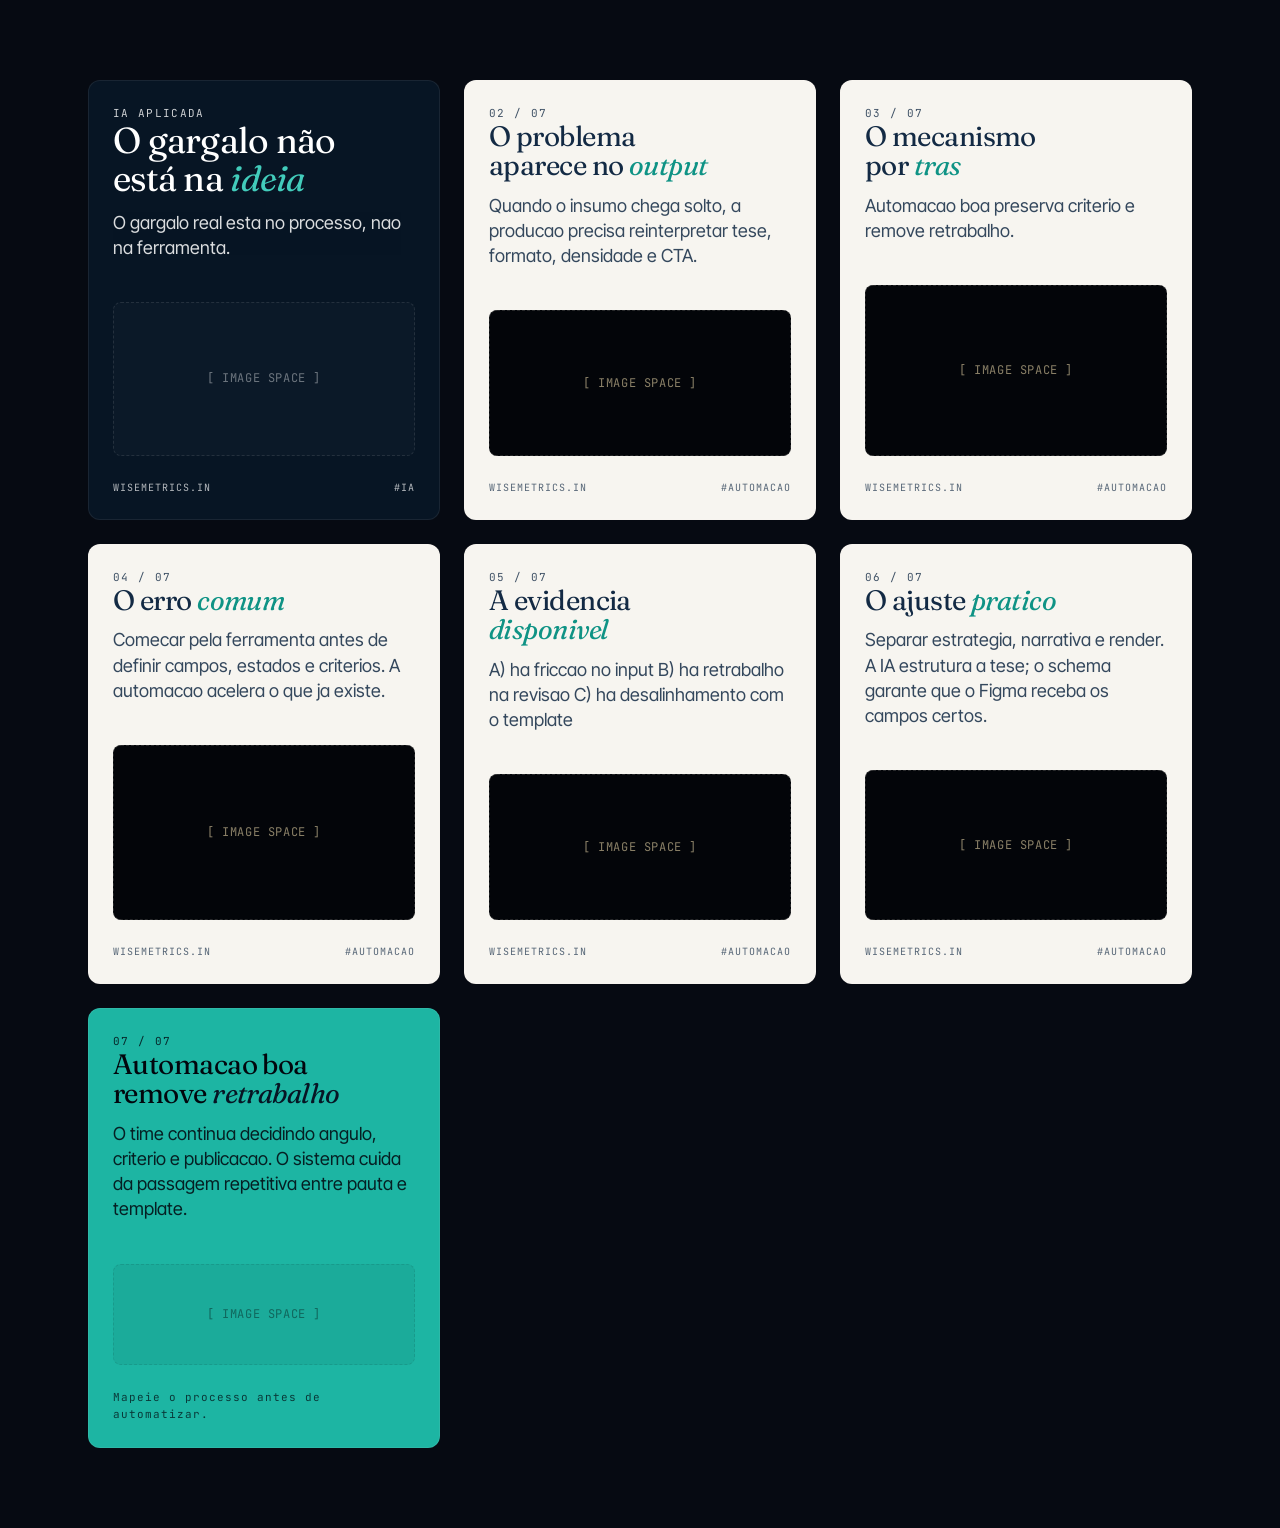
<file: Posts/WM-2026-W18-003.html>
<!doctype html>
<html lang="pt-BR" data-theme="dark">
<head>
<meta charset="utf-8" />
<meta name="viewport" content="width=device-width,initial-scale=1" />
<title>Post: WM-2026-W18-003</title>
<link rel="preconnect" href="https://fonts.googleapis.com" />
<link rel="preconnect" href="https://fonts.gstatic.com" crossorigin />
<link href="https://fonts.googleapis.com/css2?family=Fraunces:ital,opsz,wght@0,9..144,300..900;1,9..144,300..900&family=Inter+Tight:wght@300..800&family=JetBrains+Mono:wght@400;500;700&display=swap" rel="stylesheet" />
<style>
/* =============================================================
   WISEMETRICS DESIGN SYSTEM v0.2 — TOKENS
   ============================================================= */
:root{
  /* --- Paper (warm neutrals) --- */
  --wm-paper-50:  #f7f5f0;
  --wm-paper-100: #ece7dc;
  --wm-paper-200: #d9d1bf;
  --wm-paper-300: #b8ad93;
  --wm-paper-400: #8a8067;
  --wm-paper-500: #5d5541;
  --wm-paper-600: #3d3828;
  --wm-paper-700: #26231a;
  --wm-paper-800: #141310;
  --wm-paper-900: #0a0907;

  /* --- Ink (deep navy with cyan undertone to harmonize with teal) --- */
  --wm-ink-50:  #eaf0f5;
  --wm-ink-100: #c8d5e1;
  --wm-ink-200: #8ba2b8;
  --wm-ink-300: #526d88;
  --wm-ink-400: #2c4762;
  --wm-ink-500: #132a44;   /* brand primary, slightly cooler */
  --wm-ink-600: #0c1e33;
  --wm-ink-700: #071524;
  --wm-ink-800: #040d18;
  --wm-ink-900: #02060d;

  /* --- Signal (teal — brand accent) --- */
  --wm-signal-50:  #e6f9f6;
  --wm-signal-100: #b9efe7;
  --wm-signal-200: #7ee0d3;
  --wm-signal-300: #42ccbb;
  --wm-signal-400: #1db5a3;   /* HERO ACCENT — user-specified */
  --wm-signal-500: #0f9385;
  --wm-signal-600: #0a6e63;
  --wm-signal-700: #06463f;

  /* --- Amber (secondary accent — used only for warnings/data-series-B) --- */
  --wm-amber-400: #e8a33a;
  --wm-amber-500: #c48220;

  /* --- Data palette (categorical, teal-led) --- */
  --wm-data-1: #1db5a3;  /* signal teal */
  --wm-data-2: #132a44;  /* ink */
  --wm-data-3: #e8a33a;  /* amber */
  --wm-data-4: #a1306f;  /* magenta */
  --wm-data-5: #6f4fa3;  /* violet */
  --wm-data-6: #4a7cb8;  /* sky */
  --wm-data-7: #d9d1bf;  /* paper neutral */

  /* --- Semantic --- */
  --wm-success: #1db5a3;     /* reuses signal — no need for 3rd green */
  --wm-warning: #e8a33a;
  --wm-danger:  #d94b45;
  --wm-info:    #4a7cb8;

  /* --- Type --- */
  --wm-font-display: "Fraunces", "Noto Serif", Georgia, serif;
  --wm-font-body:    "Inter Tight", "Inter", -apple-system, BlinkMacSystemFont, "Segoe UI", sans-serif;
  --wm-font-mono:    "JetBrains Mono", ui-monospace, SFMono-Regular, Menlo, monospace;

  /* Type scale */
  --wm-text-2xs: 0.6875rem;
  --wm-text-xs:  0.75rem;
  --wm-text-sm:  0.875rem;
  --wm-text-base:1rem;
  --wm-text-md:  1.125rem;
  --wm-text-lg:  1.375rem;
  --wm-text-xl:  1.75rem;
  --wm-text-2xl: 2.25rem;
  --wm-text-3xl: 3rem;
  --wm-text-4xl: 4.25rem;
  --wm-text-5xl: 6rem;
  --wm-text-6xl: 8rem;

  /* Spacing, radius, motion (preserved) */
  --wm-s-0: 0; --wm-s-1: 4px; --wm-s-2: 8px; --wm-s-3: 12px; --wm-s-4: 16px;
  --wm-s-5: 24px; --wm-s-6: 32px; --wm-s-7: 48px; --wm-s-8: 64px;
  --wm-s-9: 96px; --wm-s-10: 128px; --wm-s-11: 160px;

  --wm-r-0: 0; --wm-r-1: 2px; --wm-r-2: 4px; --wm-r-3: 8px;
  --wm-r-4: 12px; --wm-r-5: 18px; --wm-r-full: 999px;

  --wm-shadow-1: 0 1px 0 rgba(0,0,0,.05), 0 1px 2px rgba(0,0,0,.08);
  --wm-shadow-2: 0 2px 4px rgba(0,0,0,.08), 0 8px 24px -8px rgba(0,0,0,.16);
  --wm-shadow-3: 0 4px 8px rgba(0,0,0,.08), 0 24px 48px -16px rgba(0,0,0,.24);
  --wm-glow-signal: 0 0 0 1px rgba(29,181,163,.25), 0 0 24px rgba(29,181,163,.25);

  --wm-ease-standard: cubic-bezier(.2,.6,.2,1);
  --wm-ease-entrance: cubic-bezier(.16,.84,.24,1);
  --wm-ease-exit:     cubic-bezier(.4,0,1,1);
  --wm-dur-1: 120ms; --wm-dur-2: 200ms; --wm-dur-3: 320ms; --wm-dur-4: 520ms;

  --wm-container: 1280px;
  --wm-gutter: 24px;
}

/* ---------- Semantic roles: dark default (hero moment) ---------- */
[data-theme="dark"]{
  --bg:           #060a12;
  --bg-raised:    #0c121d;
  --bg-sunken:    #030509;
  --bg-elevated:  #141b2a;
  --fg:           #ece7dc;
  --fg-muted:     #8a8067;
  --fg-subtle:    #5d5541;
  --border:       rgba(236,231,220,.08);
  --border-strong:rgba(236,231,220,.16);
  --rule:         rgba(236,231,220,.08);
  --accent:       var(--wm-signal-400);
  --accent-hi:    var(--wm-signal-300);
  --accent-fg:    #021714;
  --primary:      var(--wm-ink-100);
  --primary-fg:   var(--wm-ink-900);
  --shadow-card:  0 1px 0 rgba(255,255,255,.02) inset, 0 0 0 1px rgba(255,255,255,.04), 0 20px 60px -30px rgba(0,0,0,.8);
}

[data-theme="light"]{
  --bg:           var(--wm-paper-50);
  --bg-raised:    #ffffff;
  --bg-sunken:    var(--wm-paper-100);
  --bg-elevated:  #ffffff;
  --fg:           var(--wm-paper-900);
  --fg-muted:     var(--wm-paper-500);
  --fg-subtle:    var(--wm-paper-400);
  --border:       var(--wm-paper-200);
  --border-strong:var(--wm-paper-300);
  --rule:         var(--wm-paper-200);
  --accent:       var(--wm-signal-500);
  --accent-hi:    var(--wm-signal-400);
  --accent-fg:    #ffffff;
  --primary:      var(--wm-ink-500);
  --primary-fg:   #ffffff;
  --shadow-card:  var(--wm-shadow-2);
  --wm-data-2:    #132a44;
}

/* =============================================================
   RESET + BASE
   ============================================================= */
*,*::before,*::after{box-sizing:border-box}
html{-webkit-text-size-adjust:100%;scroll-behavior:smooth}
body{
  margin:0;
  background:var(--bg);
  color:var(--fg);
  font-family:var(--wm-font-body);
  font-size:var(--wm-text-base);
  line-height:1.55;
  font-feature-settings:"ss01","cv11";
  -webkit-font-smoothing:antialiased;
  text-rendering:optimizeLegibility;
  transition: background var(--wm-dur-4) var(--wm-ease-standard), color var(--wm-dur-3) var(--wm-ease-standard);
  overflow-x:hidden;
}
img,svg{display:block;max-width:100%}
button{font:inherit;color:inherit;border:0;background:none;cursor:pointer}
a{color:inherit;text-underline-offset:3px;text-decoration-thickness:1px}

/* =============================================================
   LAYOUT
   ============================================================= */
.wm-app{display:grid;grid-template-columns:280px 1fr;min-height:100vh;position:relative;z-index:1}
.wm-side{
  position:sticky;top:0;align-self:start;height:100vh;
  border-right:1px solid var(--border);
  background:color-mix(in srgb, var(--bg) 90%, transparent);
  backdrop-filter:blur(16px) saturate(140%);
  -webkit-backdrop-filter:blur(16px) saturate(140%);
  padding:var(--wm-s-6) var(--wm-s-5);
  display:flex;flex-direction:column;gap:var(--wm-s-5);
  overflow-y:auto;
  z-index:10;
}
.wm-main{min-width:0}
.wm-container{max-width:var(--wm-container);margin:0 auto;padding:var(--wm-s-7) var(--wm-s-7)}
@media (max-width:960px){
  .wm-app{grid-template-columns:1fr}
  .wm-side{position:static;height:auto;border-right:0;border-bottom:1px solid var(--border)}
  .wm-container{padding:var(--wm-s-7) var(--wm-s-5)}
}

/* Sidebar */
.wm-brandmark{display:flex;align-items:center;gap:var(--wm-s-3)}
.wm-brandmark .sym{width:32px;height:32px;position:relative}
.wm-brandmark .name{font-family:var(--wm-font-display);font-weight:500;font-size:var(--wm-text-md);letter-spacing:-.015em}
.wm-brandmark .dot{color:var(--accent)}
.wm-version{font-family:var(--wm-font-mono);font-size:var(--wm-text-2xs);color:var(--fg-muted);letter-spacing:.06em;text-transform:uppercase}
.wm-nav{display:flex;flex-direction:column;gap:1px}
.wm-nav a{
  display:flex;align-items:center;gap:var(--wm-s-3);
  padding:7px 10px;border-radius:var(--wm-r-2);
  font-size:var(--wm-text-sm);color:var(--fg-muted);
  text-decoration:none;
  transition:background var(--wm-dur-1) var(--wm-ease-standard), color var(--wm-dur-1), transform var(--wm-dur-1);
}
.wm-nav a:hover{background:var(--bg-elevated);color:var(--fg);transform:translateX(2px)}
.wm-nav a .num{font-family:var(--wm-font-mono);font-size:var(--wm-text-2xs);color:var(--fg-subtle);width:22px}
.wm-nav .group-label{
  font-family:var(--wm-font-mono);font-size:var(--wm-text-2xs);text-transform:uppercase;letter-spacing:.08em;
  color:var(--fg-subtle);padding:14px 10px 4px;
}

/* Theme switch — now a proper segmented control */
.wm-theme-switch{
  margin-top:auto;
  padding:4px;border:1px solid var(--border);border-radius:var(--wm-r-full);
  background:var(--bg-sunken);
  display:grid;grid-template-columns:1fr 1fr;gap:2px;
  position:relative;
}
.wm-theme-switch button{
  padding:6px 10px;border-radius:var(--wm-r-full);
  font-family:var(--wm-font-mono);font-size:var(--wm-text-2xs);
  text-transform:uppercase;letter-spacing:.08em;
  color:var(--fg-muted);
  transition:color var(--wm-dur-2);z-index:1;
}
.wm-theme-switch button.active{color:var(--accent-fg)}
.wm-theme-switch .slider{
  position:absolute;top:4px;bottom:4px;left:4px;width:calc(50% - 4px);
  background:var(--accent);border-radius:var(--wm-r-full);
  transition:transform var(--wm-dur-3) var(--wm-ease-standard);
  box-shadow:var(--wm-glow-signal);
}
[data-theme="light"] .wm-theme-switch .slider{transform:translateX(calc(100% + 4px))}

/* =============================================================
   TYPOGRAPHY UTILITIES
   ============================================================= */
.wm-eyebrow{
  font-family:var(--wm-font-mono);
  font-size:var(--wm-text-2xs);
  letter-spacing:.14em;text-transform:uppercase;
  color:var(--accent);
  display:inline-flex;align-items:center;gap:10px;
}
.wm-eyebrow::before{content:"";width:24px;height:1px;background:currentColor;display:inline-block}
.wm-eyebrow .pulse{width:6px;height:6px;border-radius:50%;background:currentColor;animation:wmPulse 2s var(--wm-ease-standard) infinite;box-shadow:0 0 8px currentColor}
@keyframes wmPulse{0%,100%{opacity:.5;transform:scale(1)}50%{opacity:1;transform:scale(1.3)}}

.wm-h1{
  font-family:var(--wm-font-display);
  font-weight:350;
  font-size:clamp(2.75rem, 6vw + 1rem, var(--wm-text-6xl));
  line-height:.94;letter-spacing:-.03em;
  font-variation-settings:"opsz" 144,"SOFT" 20;
  color:var(--fg);margin:0;
  text-wrap:balance;
}
.wm-h1 em{
  font-style:italic;
  color:var(--accent);
  font-variation-settings:"opsz" 144,"SOFT" 100;
  font-weight:300;
}
.wm-h2{
  font-family:var(--wm-font-display);font-weight:400;
  font-size:clamp(2rem,3vw + 1rem, var(--wm-text-3xl));
  line-height:1.02;letter-spacing:-.025em;
  margin:0 0 var(--wm-s-4);
  font-variation-settings:"opsz" 96;
  text-wrap:balance;
}
.wm-h3{
  font-family:var(--wm-font-display);font-weight:500;
  font-size:var(--wm-text-xl);line-height:1.15;letter-spacing:-.015em;
  margin:0 0 var(--wm-s-3);
}
.wm-lede{
  font-family:var(--wm-font-display);font-weight:350;
  font-size:var(--wm-text-lg);line-height:1.4;color:var(--fg-muted);
  max-width:62ch;margin:var(--wm-s-4) 0 0;
  font-variation-settings:"opsz" 48;
  text-wrap:pretty;
}
.wm-mono{font-family:var(--wm-font-mono);font-size:var(--wm-text-xs);letter-spacing:.02em}

/* =============================================================
   HERO — WEBGL CANVAS + CONTENT
   ============================================================= */
.wm-hero{
  position:relative;
  padding:var(--wm-s-10) 0 var(--wm-s-9);
  border-bottom:1px solid var(--rule);
  overflow:hidden;
  isolation:isolate;
}
.wm-hero-canvas{
  position:absolute;inset:0;z-index:-1;opacity:.75;
  mask-image:radial-gradient(ellipse at 80% 30%, #000 0%, transparent 65%);
  -webkit-mask-image:radial-gradient(ellipse at 80% 30%, #000 0%, transparent 65%);
}
[data-theme="light"] .wm-hero-canvas{opacity:.5}
.wm-hero-grid-overlay{
  position:absolute;inset:0;z-index:-1;pointer-events:none;
  background-image:
    linear-gradient(var(--border) 1px, transparent 1px),
    linear-gradient(90deg, var(--border) 1px, transparent 1px);
  background-size: 80px 80px;
  opacity:.4;
  mask-image:radial-gradient(ellipse at center, #000 0%, transparent 80%);
  -webkit-mask-image:radial-gradient(ellipse at center, #000 0%, transparent 80%);
}
.wm-hero-content{max-width:900px}
.wm-hero-meta{
  display:grid;grid-template-columns:repeat(auto-fit,minmax(160px,1fr));gap:var(--wm-s-5);
  margin-top:var(--wm-s-8);padding-top:var(--wm-s-5);border-top:1px solid var(--rule);
}
.wm-hero-meta .cell{display:flex;flex-direction:column;gap:4px}
.wm-hero-meta .label{font-family:var(--wm-font-mono);font-size:var(--wm-text-2xs);text-transform:uppercase;letter-spacing:.12em;color:var(--fg-subtle)}
.wm-hero-meta .val{font-size:var(--wm-text-sm);color:var(--fg)}
.wm-hero-meta .val.accent{color:var(--accent)}

/* HUD readout — technical corner widget */
.wm-hud{
  position:absolute;top:var(--wm-s-7);right:var(--wm-s-7);
  font-family:var(--wm-font-mono);font-size:10px;color:var(--fg-muted);
  letter-spacing:.08em;text-transform:uppercase;
  border:1px solid var(--border);border-radius:var(--wm-r-2);
  padding:8px 12px;background:color-mix(in srgb, var(--bg-raised) 80%, transparent);
  backdrop-filter:blur(8px);-webkit-backdrop-filter:blur(8px);
  min-width:180px;
  display:flex;flex-direction:column;gap:4px;
  z-index:2;
}
.wm-hud .row{display:flex;justify-content:space-between;gap:12px}
.wm-hud .row .v{color:var(--accent)}
@media (max-width:720px){.wm-hud{display:none}}

/* =============================================================
   SECTIONS
   ============================================================= */
.wm-section{padding:var(--wm-s-9) 0;border-bottom:1px solid var(--rule);position:relative}
.wm-section:last-child{border-bottom:0}
.wm-section-head{
  display:grid;grid-template-columns:80px 1fr;gap:var(--wm-s-5);align-items:baseline;
  margin-bottom:var(--wm-s-7);
}
.wm-section-head .num{
  font-family:var(--wm-font-mono);font-size:var(--wm-text-sm);color:var(--accent);
  border-top:1px solid var(--accent);padding-top:8px;
}
.wm-section-head h2{margin:0}
.wm-section-head .sub{color:var(--fg-muted);margin-top:var(--wm-s-4);max-width:62ch;font-size:var(--wm-text-md);text-wrap:pretty}

.wm-sub{margin-top:var(--wm-s-8)}
.wm-sub h3{margin-bottom:var(--wm-s-5)}

.wm-grid{display:grid;gap:var(--wm-s-5)}
.wm-grid.cols-2{grid-template-columns:repeat(2,1fr)}
.wm-grid.cols-3{grid-template-columns:repeat(3,1fr)}
.wm-grid.cols-4{grid-template-columns:repeat(4,1fr)}
.wm-grid.cols-6{grid-template-columns:repeat(6,1fr)}
@media (max-width:860px){
  .wm-grid.cols-3,.wm-grid.cols-4,.wm-grid.cols-6{grid-template-columns:repeat(2,1fr)}
  .wm-grid.cols-2{grid-template-columns:1fr}
}

/* =============================================================
   COLOR SWATCHES
   ============================================================= */
.wm-swatch{
  position:relative;aspect-ratio:4/5;border-radius:var(--wm-r-3);
  background:var(--swatch,#000);color:var(--swatch-fg,#fff);
  padding:16px;display:flex;flex-direction:column;justify-content:space-between;
  border:1px solid var(--border);
  cursor:pointer;overflow:hidden;
  transition:transform var(--wm-dur-2) var(--wm-ease-standard), box-shadow var(--wm-dur-2);
}
.wm-swatch:hover{transform:translateY(-3px);box-shadow:var(--wm-shadow-3)}
.wm-swatch .name{font-family:var(--wm-font-mono);font-size:var(--wm-text-2xs);letter-spacing:.1em;text-transform:uppercase;opacity:.85}
.wm-swatch .hex{font-family:var(--wm-font-mono);font-size:var(--wm-text-sm);font-weight:500}
.wm-swatch .token{font-family:var(--wm-font-mono);font-size:var(--wm-text-2xs);opacity:.7;margin-top:4px;word-break:break-all}
.wm-swatch .copied{
  position:absolute;inset:auto 10px 10px auto;font-family:var(--wm-font-mono);
  font-size:10px;padding:2px 8px;border-radius:4px;background:rgba(255,255,255,.2);
  opacity:0;transition:opacity var(--wm-dur-2);
}
.wm-swatch.copied .copied{opacity:1}
.wm-swatch.featured{aspect-ratio:4/5}
.wm-swatch.featured::after{
  content:"";position:absolute;inset:-1px;border-radius:var(--wm-r-3);pointer-events:none;
  box-shadow: inset 0 0 0 1px rgba(255,255,255,.1), inset 0 0 40px rgba(29,181,163,.2);
}

.wm-ramp{display:grid;grid-template-columns:repeat(10,1fr);gap:4px;margin-bottom:var(--wm-s-6)}
.wm-ramp .step{aspect-ratio:1/1;border-radius:var(--wm-r-2);position:relative;cursor:pointer;transition:transform var(--wm-dur-1)}
.wm-ramp .step:hover{transform:scale(1.05);z-index:1}
.wm-ramp .step::after{
  content:attr(data-label);position:absolute;inset:auto 0 -20px 0;text-align:center;
  font-family:var(--wm-font-mono);font-size:10px;color:var(--fg-subtle);
}

/* =============================================================
   TYPE SPECIMENS
   ============================================================= */
.wm-specimen{
  border:1px solid var(--border);border-radius:var(--wm-r-4);
  padding:var(--wm-s-7);background:var(--bg-raised);
  position:relative;overflow:hidden;
}
.wm-specimen::before{
  content:"";position:absolute;inset:0;
  background:radial-gradient(600px 300px at 100% 0%, color-mix(in srgb, var(--accent) 8%, transparent), transparent 60%);
  pointer-events:none;
}
.wm-specimen .sample{margin-bottom:var(--wm-s-5);position:relative}
.wm-specimen .meta{
  display:flex;gap:var(--wm-s-5);flex-wrap:wrap;
  padding-top:var(--wm-s-4);border-top:1px solid var(--border);
  font-family:var(--wm-font-mono);font-size:var(--wm-text-xs);color:var(--fg-muted);
  position:relative;
}
.wm-type-scale{display:flex;flex-direction:column;gap:var(--wm-s-2)}
.wm-type-scale .row{
  display:grid;grid-template-columns:90px 1fr;gap:var(--wm-s-5);align-items:baseline;
  padding:var(--wm-s-3) 0;border-bottom:1px dashed var(--border);
}
.wm-type-scale .tag{font-family:var(--wm-font-mono);font-size:var(--wm-text-xs);color:var(--fg-subtle)}
.wm-type-scale .display{font-family:var(--wm-font-display);font-weight:400;line-height:1}
.wm-type-scale .display.italic{font-style:italic;color:var(--accent)}

/* =============================================================
   COMPONENTS
   ============================================================= */
/* Buttons */
.wm-btn{
  display:inline-flex;align-items:center;gap:10px;
  padding:12px 22px;border-radius:var(--wm-r-full);
  font-size:var(--wm-text-sm);font-weight:500;letter-spacing:.005em;
  transition:all var(--wm-dur-2) var(--wm-ease-standard);
  position:relative;overflow:hidden;border:1px solid transparent;
  font-family:var(--wm-font-body);
}
.wm-btn.primary{background:var(--fg);color:var(--bg)}
.wm-btn.primary:hover{transform:translateY(-1px);box-shadow:var(--wm-shadow-3)}
.wm-btn.accent{background:var(--accent);color:var(--accent-fg);box-shadow:var(--wm-glow-signal)}
.wm-btn.accent:hover{background:var(--accent-hi);transform:translateY(-1px);box-shadow:0 0 0 1px rgba(29,181,163,.4), 0 0 32px rgba(29,181,163,.4)}
.wm-btn.ghost{background:transparent;color:var(--fg);border-color:var(--border-strong)}
.wm-btn.ghost:hover{background:var(--bg-elevated);border-color:var(--fg-muted)}
.wm-btn.link{padding:4px 0;border-radius:0;border-bottom:1px solid var(--accent);color:var(--accent)}
.wm-btn.link:hover{color:var(--accent-hi)}
.wm-btn .arrow{transition:transform var(--wm-dur-2) var(--wm-ease-standard)}
.wm-btn:hover .arrow{transform:translateX(4px)}
.wm-btn.accent::before{
  content:"";position:absolute;inset:0;
  background:linear-gradient(90deg, transparent, rgba(255,255,255,.25), transparent);
  transform:translateX(-100%);
  transition:transform var(--wm-dur-4) var(--wm-ease-standard);
}
.wm-btn.accent:hover::before{transform:translateX(100%)}

/* Input */
.wm-field{display:flex;flex-direction:column;gap:8px}
.wm-field label{font-size:var(--wm-text-sm);color:var(--fg-muted);font-family:var(--wm-font-mono);font-size:var(--wm-text-xs);text-transform:uppercase;letter-spacing:.08em}
.wm-input{
  padding:12px 14px;border:1px solid var(--border-strong);border-radius:var(--wm-r-3);
  background:var(--bg-raised);color:var(--fg);font:inherit;width:100%;
  transition:border-color var(--wm-dur-1), box-shadow var(--wm-dur-1);
}
.wm-input:focus{outline:0;border-color:var(--accent);box-shadow:0 0 0 3px color-mix(in srgb, var(--accent) 25%, transparent)}

/* Badge */
.wm-badge{
  display:inline-flex;align-items:center;gap:6px;
  padding:4px 10px;border-radius:var(--wm-r-full);
  font-family:var(--wm-font-mono);font-size:var(--wm-text-2xs);letter-spacing:.06em;text-transform:uppercase;
  border:1px solid var(--border-strong);color:var(--fg-muted);background:var(--bg-raised);
}
.wm-badge.accent{background:color-mix(in srgb, var(--accent) 12%, transparent);color:var(--accent);border-color:color-mix(in srgb, var(--accent) 30%, transparent)}
.wm-badge.primary{background:color-mix(in srgb, var(--primary) 12%, transparent);color:var(--primary);border-color:color-mix(in srgb, var(--primary) 30%, transparent)}
.wm-badge.warning{background:color-mix(in srgb, var(--wm-warning) 12%, transparent);color:var(--wm-amber-400);border-color:color-mix(in srgb, var(--wm-warning) 30%, transparent)}
.wm-badge::before{content:"";width:5px;height:5px;border-radius:50%;background:currentColor}

/* Card */
.wm-card{
  background:var(--bg-raised);border:1px solid var(--border);border-radius:var(--wm-r-4);
  padding:var(--wm-s-5);display:flex;flex-direction:column;gap:var(--wm-s-3);
  transition:transform var(--wm-dur-2), box-shadow var(--wm-dur-2), border-color var(--wm-dur-2);
  position:relative;overflow:hidden;
}
.wm-card:hover{transform:translateY(-3px);box-shadow:var(--shadow-card);border-color:var(--border-strong)}
.wm-card::after{
  content:"";position:absolute;inset:0;border-radius:inherit;pointer-events:none;
  background:linear-gradient(180deg, color-mix(in srgb, var(--accent) 0%, transparent), color-mix(in srgb, var(--accent) 4%, transparent));
  opacity:0;transition:opacity var(--wm-dur-3);
}
.wm-card:hover::after{opacity:1}
.wm-card .kicker{font-family:var(--wm-font-mono);font-size:var(--wm-text-2xs);letter-spacing:.1em;text-transform:uppercase;color:var(--accent);position:relative;z-index:1}
.wm-card h4{font-family:var(--wm-font-display);font-weight:500;font-size:var(--wm-text-lg);margin:0;letter-spacing:-.01em;position:relative;z-index:1;text-wrap:balance}
.wm-card p{margin:0;color:var(--fg-muted);font-size:var(--wm-text-sm);position:relative;z-index:1}

/* Alert */
.wm-alert{
  display:grid;grid-template-columns:auto 1fr;gap:var(--wm-s-3);
  padding:var(--wm-s-4) var(--wm-s-5);border-radius:var(--wm-r-3);
  border:1px solid var(--border);background:var(--bg-raised);
  border-left-width:3px;border-left-color:var(--accent);
}
.wm-alert.warning{border-left-color:var(--wm-amber-400)}
.wm-alert.danger{border-left-color:var(--wm-danger)}
.wm-alert.success{border-left-color:var(--accent)}
.wm-alert .ic{width:20px;height:20px;margin-top:2px;color:var(--accent)}
.wm-alert.warning .ic{color:var(--wm-amber-400)}
.wm-alert.danger .ic{color:var(--wm-danger)}
.wm-alert strong{font-family:var(--wm-font-display);font-weight:500}
.wm-alert p{margin:2px 0 0;color:var(--fg-muted);font-size:var(--wm-text-sm)}

/* Table */
.wm-table{width:100%;border-collapse:collapse;font-size:var(--wm-text-sm)}
.wm-table thead th{
  text-align:left;font-family:var(--wm-font-mono);font-size:var(--wm-text-2xs);
  text-transform:uppercase;letter-spacing:.08em;color:var(--fg-muted);
  padding:12px;border-bottom:1px solid var(--border-strong);
}
.wm-table tbody td{padding:14px 12px;border-bottom:1px solid var(--border)}
.wm-table tbody tr{transition:background var(--wm-dur-1)}
.wm-table tbody tr:hover{background:var(--bg-elevated)}
.wm-table .num{font-family:var(--wm-font-mono);text-align:right}

/* =============================================================
   DASHBOARD PREVIEW
   ============================================================= */
.wm-dashboard{
  background:var(--bg-raised);border:1px solid var(--border);border-radius:var(--wm-r-5);
  overflow:hidden;box-shadow:var(--shadow-card);
}
.wm-dashboard-head{
  display:flex;align-items:center;justify-content:space-between;gap:var(--wm-s-4);
  padding:var(--wm-s-4) var(--wm-s-5);border-bottom:1px solid var(--border);
  background:var(--bg-sunken);
}
.wm-dashboard-head .title h4{font-family:var(--wm-font-display);font-weight:500;font-size:var(--wm-text-lg);margin:0;letter-spacing:-.01em}
.wm-dashboard-head .title .sub{font-family:var(--wm-font-mono);font-size:var(--wm-text-2xs);color:var(--accent);text-transform:uppercase;letter-spacing:.1em;display:flex;align-items:center;gap:8px}
.wm-dashboard-head .title .sub::after{content:"live";opacity:.6}
.wm-dashboard-body{padding:var(--wm-s-5);display:grid;grid-template-columns:1.4fr 1fr;gap:var(--wm-s-5)}
@media (max-width:760px){.wm-dashboard-body{grid-template-columns:1fr}}

.wm-kpi{display:grid;grid-template-columns:repeat(3,1fr);gap:var(--wm-s-3);margin-bottom:var(--wm-s-5)}
.wm-kpi .item{padding:var(--wm-s-4);border-radius:var(--wm-r-3);background:var(--bg-sunken);position:relative;overflow:hidden}
.wm-kpi .item::before{content:"";position:absolute;top:0;left:0;right:0;height:1px;background:linear-gradient(90deg, transparent, var(--accent), transparent);opacity:.3}
.wm-kpi .label{font-family:var(--wm-font-mono);font-size:10px;letter-spacing:.1em;text-transform:uppercase;color:var(--fg-muted)}
.wm-kpi .value{font-family:var(--wm-font-display);font-weight:450;font-size:var(--wm-text-xl);letter-spacing:-.015em;margin-top:4px}
.wm-kpi .delta{font-family:var(--wm-font-mono);font-size:var(--wm-text-xs);display:inline-flex;gap:4px;align-items:center;margin-top:2px}
.wm-kpi .delta.up{color:var(--wm-success)}
.wm-kpi .delta.down{color:var(--wm-danger)}

.wm-chart{position:relative;height:240px;padding:0 4px}
.wm-chart svg{width:100%;height:100%;overflow:visible}
.wm-legend{display:flex;gap:var(--wm-s-5);flex-wrap:wrap;margin-top:var(--wm-s-3);font-family:var(--wm-font-mono);font-size:var(--wm-text-2xs);color:var(--fg-muted);text-transform:uppercase;letter-spacing:.08em}
.wm-legend span{display:inline-flex;align-items:center;gap:8px}
.wm-legend i{width:10px;height:10px;border-radius:2px;display:inline-block}

/* Social previews */
.wm-social{
  aspect-ratio:1/1;border-radius:var(--wm-r-4);overflow:hidden;position:relative;
  padding:var(--wm-s-5);
  display:flex;flex-direction:column;justify-content:space-between;
  border:1px solid var(--border);
}
.wm-social.var-ink{background:var(--wm-ink-700);color:#fff}
.wm-social.var-paper{background:var(--wm-paper-50);color:var(--wm-ink-500)}
.wm-social.var-signal{background:var(--wm-signal-400);color:var(--wm-ink-900)}
.wm-social .kicker{font-family:var(--wm-font-mono);font-size:var(--wm-text-2xs);letter-spacing:.12em;text-transform:uppercase;opacity:.8;z-index:2}
.wm-social h5{font-family:var(--wm-font-display);font-weight:400;font-size:var(--wm-text-xl);line-height:1.05;letter-spacing:-.02em;margin:0;max-width:14ch;z-index:2;position:relative;text-wrap:balance}
.wm-social h5 em{font-style:italic}
.wm-social.var-ink h5 em{color:var(--wm-signal-300)}
.wm-social.var-paper h5 em{color:var(--wm-signal-500)}
.wm-social.var-signal h5 em{color:var(--wm-ink-700)}
.wm-social .foot{display:flex;justify-content:space-between;align-items:flex-end;font-family:var(--wm-font-mono);font-size:10px;letter-spacing:.1em;text-transform:uppercase;opacity:.7;z-index:2}
.wm-social canvas{position:absolute;inset:0;z-index:1;opacity:.6;pointer-events:none}

/* Logo lockups */
.wm-logo-demo{
  background:var(--bg-raised);border:1px solid var(--border);border-radius:var(--wm-r-4);
  padding:var(--wm-s-7);display:flex;align-items:center;justify-content:center;min-height:160px;
  position:relative;overflow:hidden;
}
.wm-logo-demo.dark{background:var(--wm-ink-800);color:#fff}
.wm-logo-demo.accent{background:var(--wm-signal-400);color:var(--wm-ink-900)}
.wm-logo-wordmark{display:flex;align-items:center;gap:12px;position:relative;z-index:1}
.wm-logo-wordmark .sym{width:38px;height:38px}
.wm-logo-wordmark .txt{font-family:var(--wm-font-display);font-weight:500;font-size:var(--wm-text-xl);letter-spacing:-.02em}
.wm-logo-wordmark .dot{color:var(--wm-signal-400)}
.wm-logo-demo.dark .wm-logo-wordmark .dot{color:var(--wm-signal-300)}
.wm-logo-demo.accent .wm-logo-wordmark .dot{color:var(--wm-ink-800)}

/* Space viz */
.wm-space-grid{display:flex;flex-direction:column;gap:var(--wm-s-3)}
.wm-space-row{display:grid;grid-template-columns:80px 1fr auto;gap:var(--wm-s-4);align-items:center}
.wm-space-row .tok{font-family:var(--wm-font-mono);font-size:var(--wm-text-xs);color:var(--fg-muted)}
.wm-space-row .bar{height:16px;background:var(--accent);border-radius:2px;box-shadow:var(--wm-glow-signal)}
.wm-space-row .px{font-family:var(--wm-font-mono);font-size:var(--wm-text-xs);color:var(--fg-muted)}

/* Radii */
.wm-radii{display:grid;grid-template-columns:repeat(6,1fr);gap:var(--wm-s-4)}
.wm-radii .rb{
  aspect-ratio:1/1;background:var(--accent);display:flex;align-items:flex-end;padding:10px;color:var(--accent-fg);
  font-family:var(--wm-font-mono);font-size:var(--wm-text-2xs);font-weight:500;
}

/* Shadows */
.wm-shadows{display:grid;grid-template-columns:repeat(3,1fr);gap:var(--wm-s-5)}
.wm-shadows .sh{
  background:var(--bg-raised);border-radius:var(--wm-r-4);padding:var(--wm-s-7);
  display:flex;flex-direction:column;align-items:center;gap:12px;
  font-family:var(--wm-font-mono);font-size:var(--wm-text-xs);color:var(--fg-muted);
}
.wm-shadows .sh.s1{box-shadow:var(--wm-shadow-1)}
.wm-shadows .sh.s2{box-shadow:var(--wm-shadow-2)}
.wm-shadows .sh.s3{box-shadow:var(--wm-shadow-3)}
.wm-shadows .sh.glow{box-shadow:var(--wm-glow-signal);border:1px solid color-mix(in srgb, var(--accent) 30%, transparent)}

/* Principles */
.wm-principle{
  display:grid;grid-template-columns:60px 1fr;gap:var(--wm-s-5);
  padding:var(--wm-s-5) 0;border-top:1px solid var(--rule);
}
.wm-principle:first-child{border-top:0}
.wm-principle .num{font-family:var(--wm-font-mono);color:var(--accent);font-size:var(--wm-text-sm)}
.wm-principle h4{font-family:var(--wm-font-display);font-weight:500;font-size:var(--wm-text-lg);margin:0 0 8px;letter-spacing:-.01em}
.wm-principle p{margin:0;color:var(--fg-muted);font-size:var(--wm-text-md);max-width:62ch;text-wrap:pretty}

/* Voice */
.wm-voice{display:grid;grid-template-columns:1fr 1fr;gap:var(--wm-s-5)}
@media (max-width:760px){.wm-voice{grid-template-columns:1fr}}
.wm-voice .do,.wm-voice .dont{
  padding:var(--wm-s-5);border-radius:var(--wm-r-4);
  background:var(--bg-raised);border:1px solid var(--border);
  border-top:3px solid var(--accent);
}
.wm-voice .dont{border-top-color:var(--wm-danger)}
.wm-voice h5{font-family:var(--wm-font-mono);font-size:var(--wm-text-xs);text-transform:uppercase;letter-spacing:.12em;margin:0 0 var(--wm-s-3);color:var(--fg-muted)}
.wm-voice ul{margin:0;padding-left:18px;color:var(--fg);font-size:var(--wm-text-sm);line-height:1.75}
.wm-voice ul li::marker{color:var(--accent)}
.wm-voice .dont ul li::marker{color:var(--wm-danger)}

/* Code block */
.wm-code{
  font-family:var(--wm-font-mono);font-size:var(--wm-text-xs);
  background:var(--bg-sunken);border:1px solid var(--border);border-radius:var(--wm-r-4);
  padding:var(--wm-s-5);overflow-x:auto;color:var(--fg);line-height:1.7;
  white-space:pre;
}
.wm-code .c{color:var(--fg-muted)}
.wm-code .k{color:var(--accent)}
.wm-code .v{color:var(--wm-data-6)}

/* Ambient canvas sections (data-graph background) */
.wm-ambient{
  position:relative;border-radius:var(--wm-r-5);overflow:hidden;
  background:var(--bg-elevated);border:1px solid var(--border);
  padding:var(--wm-s-7);
  min-height:280px;
  display:flex;align-items:center;justify-content:center;
}
.wm-ambient canvas{position:absolute;inset:0;width:100%;height:100%;z-index:0}
.wm-ambient-content{position:relative;z-index:1;text-align:center;max-width:48ch}

/* Entrance animations */
.wm-fade-up{opacity:0;transform:translateY(16px);animation:wmFadeUp 1s var(--wm-ease-entrance) forwards}
@keyframes wmFadeUp{to{opacity:1;transform:none}}
.wm-fade-up.d1{animation-delay:.08s}
.wm-fade-up.d2{animation-delay:.18s}
.wm-fade-up.d3{animation-delay:.3s}
.wm-fade-up.d4{animation-delay:.45s}

/* Toast */
.wm-toast{
  position:fixed;bottom:24px;left:50%;transform:translateX(-50%) translateY(40px);
  background:var(--wm-ink-800);color:var(--wm-paper-50);
  padding:12px 20px;border-radius:var(--wm-r-full);font-family:var(--wm-font-mono);font-size:var(--wm-text-xs);
  letter-spacing:.04em;opacity:0;transition:all var(--wm-dur-3) var(--wm-ease-standard);z-index:100;
  box-shadow:var(--wm-shadow-3);border:1px solid color-mix(in srgb, var(--accent) 30%, transparent);
}
.wm-toast.show{opacity:1;transform:translateX(-50%) translateY(0)}

/* Accessibility */
:focus-visible{outline:2px solid var(--accent);outline-offset:3px;border-radius:4px}
@media (prefers-reduced-motion: reduce){
  *{animation:none!important;transition:none!important}
}

/* Scrollbar (webkit) */
::-webkit-scrollbar{width:10px;height:10px}
::-webkit-scrollbar-track{background:var(--bg-sunken)}
::-webkit-scrollbar-thumb{background:var(--border-strong);border-radius:5px}
::-webkit-scrollbar-thumb:hover{background:var(--fg-subtle)}
</style>
<style>
/* Additional specific styles for carousel slides */
body {
  background-color: var(--bg);
  min-height: 100vh;
  padding: 2rem 0;
}
.carousel-grid {
  display: grid;
  grid-template-columns: repeat(auto-fit, minmax(320px, 1fr));
  gap: var(--wm-s-5);
  max-width: 1200px;
  margin: 0 auto;
  padding: var(--wm-s-7);
}

.wm-social {
  /* Update to 1080x1350 format */
  aspect-ratio: 4 / 5;
  width: 100%;
}

.wm-social-image {
  flex-grow: 1;
  border-radius: var(--wm-r-3);
  margin: var(--wm-s-5) 0;
  border: 1px dashed var(--border-strong);
  display: flex;
  align-items: center;
  justify-content: center;
  color: var(--fg-muted);
  font-family: var(--wm-font-mono);
  font-size: var(--wm-text-xs);
  text-transform: uppercase;
  letter-spacing: .05em;
  background: var(--bg-sunken);
  position: relative;
  overflow: hidden;
}

.wm-social.var-ink .wm-social-image {
  background: rgba(255,255,255,0.02);
  border-color: rgba(255,255,255,0.1);
  color: rgba(255,255,255,0.4);
}

.wm-social.var-signal .wm-social-image {
  background: rgba(0,0,0,0.05);
  border-color: rgba(0,0,0,0.1);
  color: rgba(0,0,0,0.4);
}

.wm-social .body-text {
  font-size: var(--wm-text-md);
  color: inherit;
  opacity: 0.85;
  margin-top: var(--wm-s-3);
  line-height: 1.4;
}

.wm-social .content-wrapper {
  z-index: 2;
  display: flex;
  flex-direction: column;
}

.wm-social.cover h5 {
  font-size: var(--wm-text-2xl);
  line-height: 1.05;
}
</style>
</head>
<body>
  <div class="carousel-grid">
    
    <div class="wm-social var-ink cover">
      <span class="kicker">IA aplicada</span>
      <div class="content-wrapper">
        <h5>O gargalo não está na <em>ideia</em></h5>
        <p class="body-text">O gargalo real esta no processo, nao na ferramenta.</p>
      </div>
      <div class="wm-social-image"><span>[ Image Space ]</span></div>
      <div class="foot"><span>wisemetrics.in</span><span>#IA</span></div>
    </div>

    <div class="wm-social var-paper">
      <span class="kicker">02 / 07</span>
      <div class="content-wrapper">
        <h5>O problema aparece no <em>output</em></h5>
        <p class="body-text">Quando o insumo chega solto, a producao precisa reinterpretar tese, formato, densidade e CTA.</p>
      </div>
      <div class="wm-social-image"><span>[ Image Space ]</span></div>
      <div class="foot"><span>wisemetrics.in</span><span>#Automacao</span></div>
    </div>

    <div class="wm-social var-paper">
      <span class="kicker">03 / 07</span>
      <div class="content-wrapper">
        <h5>O mecanismo por <em>tras</em></h5>
        <p class="body-text">Automacao boa preserva criterio e remove retrabalho.</p>
      </div>
      <div class="wm-social-image"><span>[ Image Space ]</span></div>
      <div class="foot"><span>wisemetrics.in</span><span>#Automacao</span></div>
    </div>

    <div class="wm-social var-paper">
      <span class="kicker">04 / 07</span>
      <div class="content-wrapper">
        <h5>O erro <em>comum</em></h5>
        <p class="body-text">Comecar pela ferramenta antes de definir campos, estados e criterios. A automacao acelera o que ja existe.</p>
      </div>
      <div class="wm-social-image"><span>[ Image Space ]</span></div>
      <div class="foot"><span>wisemetrics.in</span><span>#Automacao</span></div>
    </div>

    <div class="wm-social var-paper">
      <span class="kicker">05 / 07</span>
      <div class="content-wrapper">
        <h5>A evidencia <em>disponivel</em></h5>
        <p class="body-text">A) ha friccao no input B) ha retrabalho na revisao C) ha desalinhamento com o template</p>
      </div>
      <div class="wm-social-image"><span>[ Image Space ]</span></div>
      <div class="foot"><span>wisemetrics.in</span><span>#Automacao</span></div>
    </div>

    <div class="wm-social var-paper">
      <span class="kicker">06 / 07</span>
      <div class="content-wrapper">
        <h5>O ajuste <em>pratico</em></h5>
        <p class="body-text">Separar estrategia, narrativa e render. A IA estrutura a tese; o schema garante que o Figma receba os campos certos.</p>
      </div>
      <div class="wm-social-image"><span>[ Image Space ]</span></div>
      <div class="foot"><span>wisemetrics.in</span><span>#Automacao</span></div>
    </div>

    <div class="wm-social var-signal">
      <span class="kicker">07 / 07</span>
      <div class="content-wrapper">
        <h5>Automacao boa remove <em>retrabalho</em></h5>
        <p class="body-text">O time continua decidindo angulo, criterio e publicacao. O sistema cuida da passagem repetitiva entre pauta e template.</p>
      </div>
      <div class="wm-social-image"><span>[ Image Space ]</span></div>
      <div class="foot"><span style="text-transform: none; font-size: 11px;">Mapeie o processo antes de automatizar.</span></div>
    </div>

  </div>
</body>
</html>
</file>
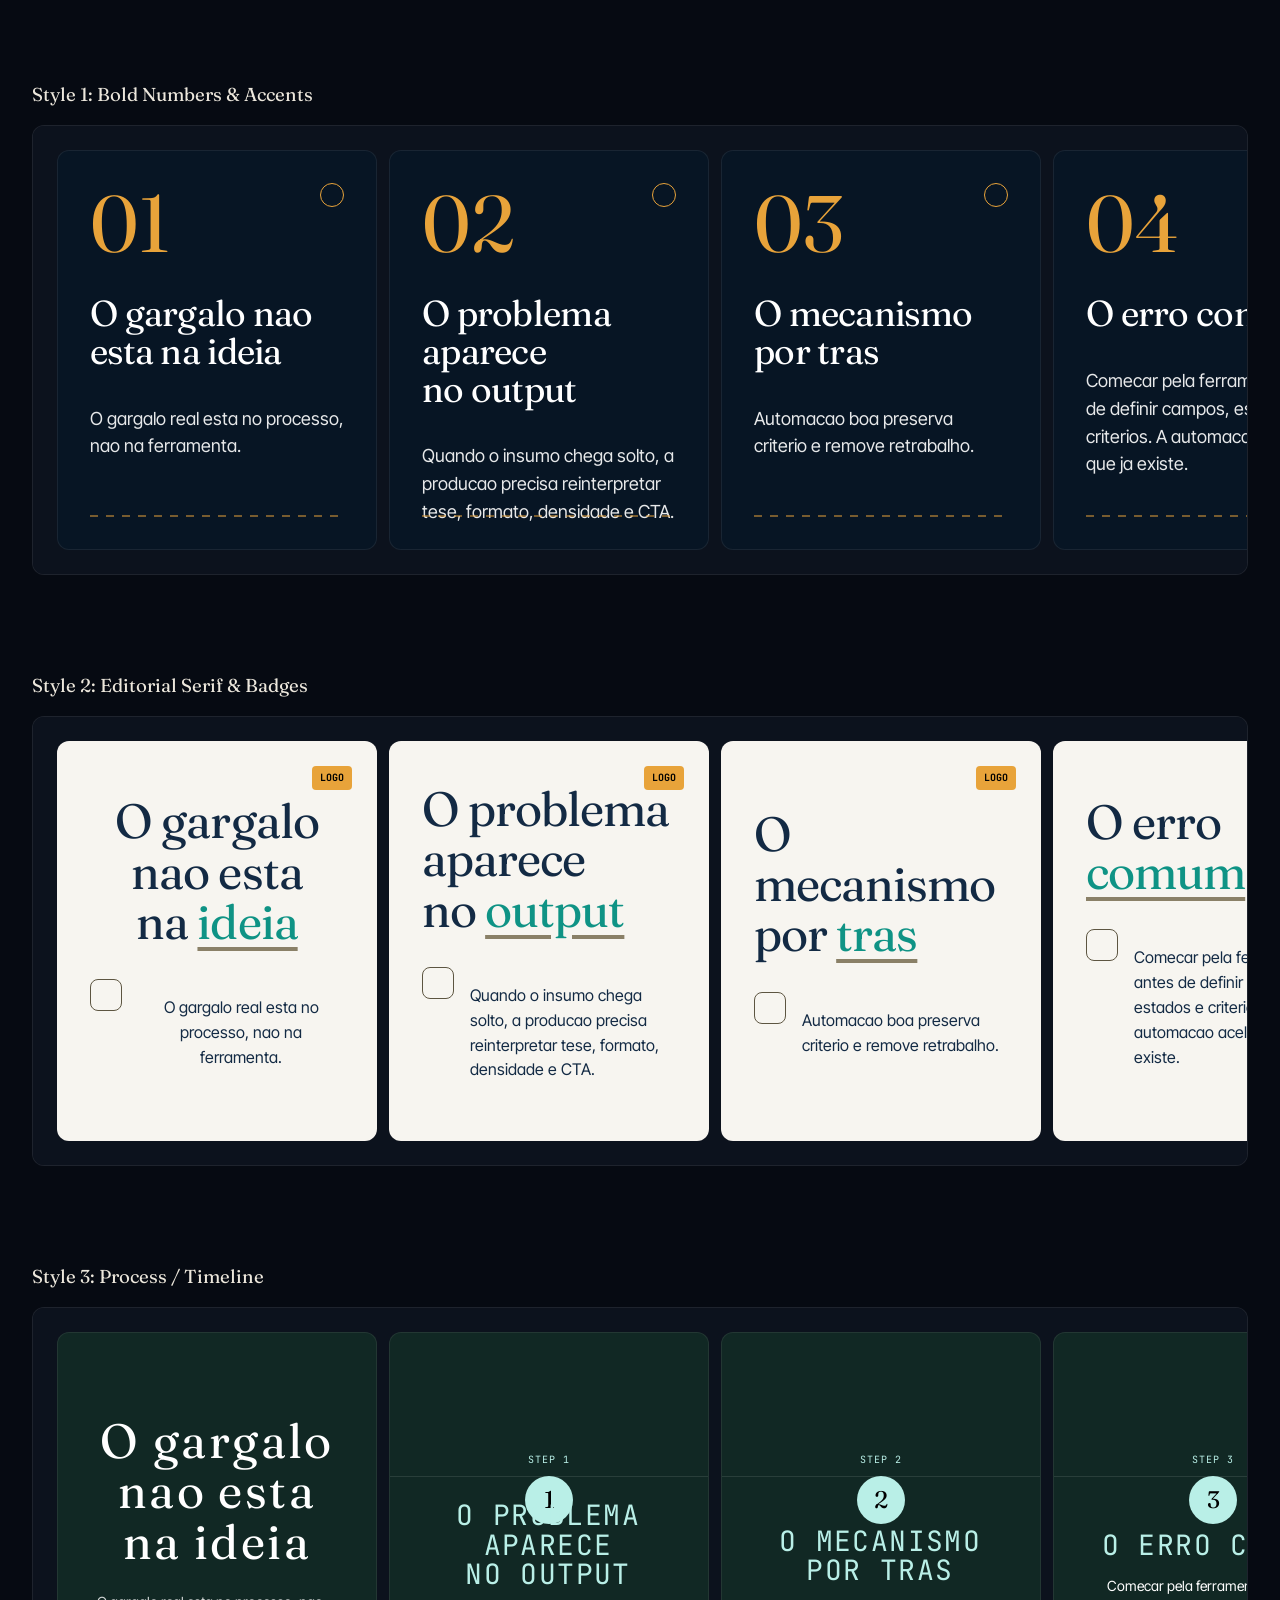
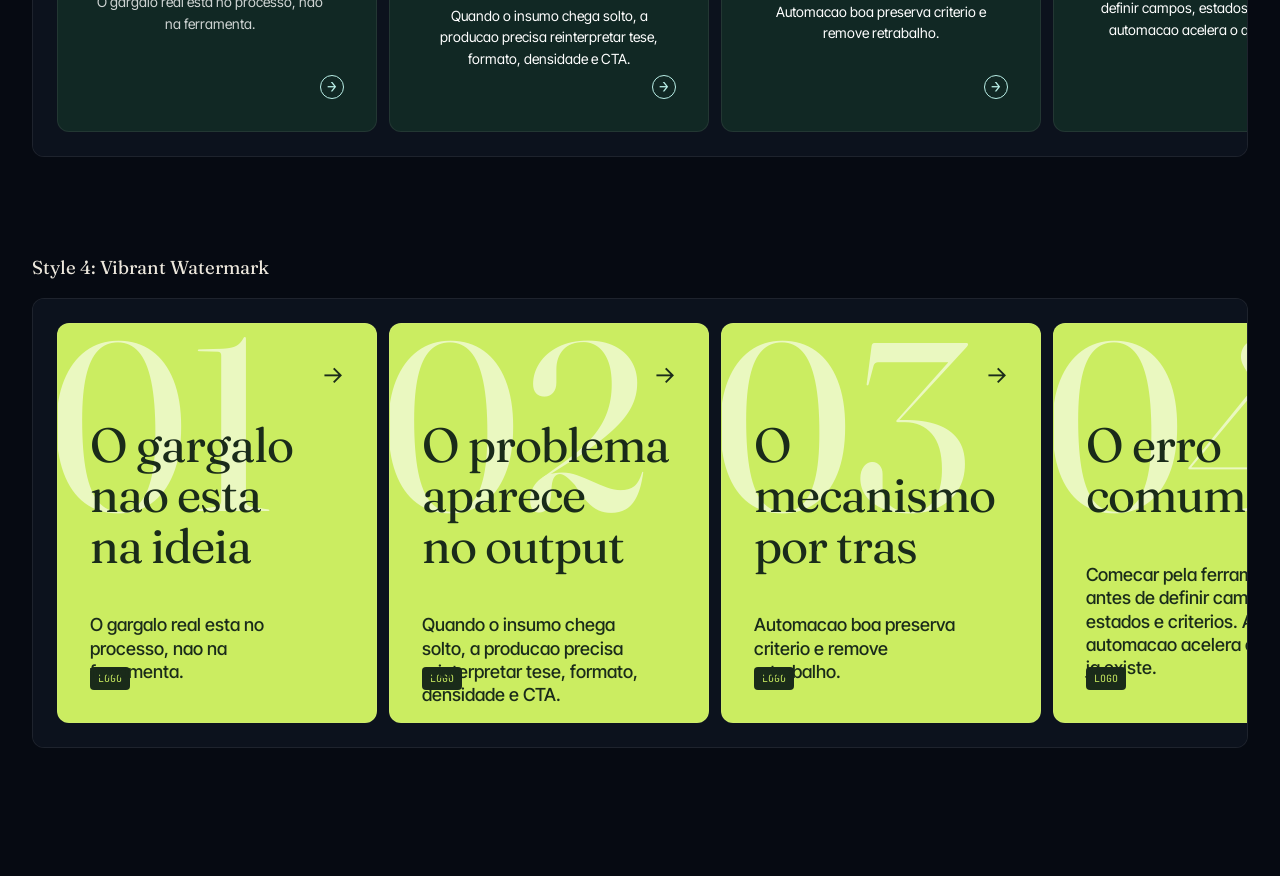
<file: Posts/WM-Layout-V3.html>
<!doctype html>
<html lang="pt-BR" data-theme="dark">
<head>
<meta charset="utf-8" />
<meta name="viewport" content="width=device-width,initial-scale=1" />
<title>New Layout Options</title>
<link rel="preconnect" href="https://fonts.googleapis.com" />
<link rel="preconnect" href="https://fonts.gstatic.com" crossorigin />
<link href="https://fonts.googleapis.com/css2?family=Fraunces:ital,opsz,wght@0,9..144,300..900;1,9..144,300..900&family=Inter+Tight:wght@300..800&family=JetBrains+Mono:wght@400;500;700&display=swap" rel="stylesheet" />
<style>
/* =============================================================
   WISEMETRICS DESIGN SYSTEM v0.2 — TOKENS
   ============================================================= */
:root{
  /* --- Paper (warm neutrals) --- */
  --wm-paper-50:  #f7f5f0;
  --wm-paper-100: #ece7dc;
  --wm-paper-200: #d9d1bf;
  --wm-paper-300: #b8ad93;
  --wm-paper-400: #8a8067;
  --wm-paper-500: #5d5541;
  --wm-paper-600: #3d3828;
  --wm-paper-700: #26231a;
  --wm-paper-800: #141310;
  --wm-paper-900: #0a0907;

  /* --- Ink (deep navy with cyan undertone to harmonize with teal) --- */
  --wm-ink-50:  #eaf0f5;
  --wm-ink-100: #c8d5e1;
  --wm-ink-200: #8ba2b8;
  --wm-ink-300: #526d88;
  --wm-ink-400: #2c4762;
  --wm-ink-500: #132a44;   /* brand primary, slightly cooler */
  --wm-ink-600: #0c1e33;
  --wm-ink-700: #071524;
  --wm-ink-800: #040d18;
  --wm-ink-900: #02060d;

  /* --- Signal (teal — brand accent) --- */
  --wm-signal-50:  #e6f9f6;
  --wm-signal-100: #b9efe7;
  --wm-signal-200: #7ee0d3;
  --wm-signal-300: #42ccbb;
  --wm-signal-400: #1db5a3;   /* HERO ACCENT — user-specified */
  --wm-signal-500: #0f9385;
  --wm-signal-600: #0a6e63;
  --wm-signal-700: #06463f;

  /* --- Amber (secondary accent — used only for warnings/data-series-B) --- */
  --wm-amber-400: #e8a33a;
  --wm-amber-500: #c48220;

  /* --- Data palette (categorical, teal-led) --- */
  --wm-data-1: #1db5a3;  /* signal teal */
  --wm-data-2: #132a44;  /* ink */
  --wm-data-3: #e8a33a;  /* amber */
  --wm-data-4: #a1306f;  /* magenta */
  --wm-data-5: #6f4fa3;  /* violet */
  --wm-data-6: #4a7cb8;  /* sky */
  --wm-data-7: #d9d1bf;  /* paper neutral */

  /* --- Semantic --- */
  --wm-success: #1db5a3;     /* reuses signal — no need for 3rd green */
  --wm-warning: #e8a33a;
  --wm-danger:  #d94b45;
  --wm-info:    #4a7cb8;

  /* --- Type --- */
  --wm-font-display: "Fraunces", "Noto Serif", Georgia, serif;
  --wm-font-body:    "Inter Tight", "Inter", -apple-system, BlinkMacSystemFont, "Segoe UI", sans-serif;
  --wm-font-mono:    "JetBrains Mono", ui-monospace, SFMono-Regular, Menlo, monospace;

  /* Type scale */
  --wm-text-2xs: 0.6875rem;
  --wm-text-xs:  0.75rem;
  --wm-text-sm:  0.875rem;
  --wm-text-base:1rem;
  --wm-text-md:  1.125rem;
  --wm-text-lg:  1.375rem;
  --wm-text-xl:  1.75rem;
  --wm-text-2xl: 2.25rem;
  --wm-text-3xl: 3rem;
  --wm-text-4xl: 4.25rem;
  --wm-text-5xl: 6rem;
  --wm-text-6xl: 8rem;

  /* Spacing, radius, motion (preserved) */
  --wm-s-0: 0; --wm-s-1: 4px; --wm-s-2: 8px; --wm-s-3: 12px; --wm-s-4: 16px;
  --wm-s-5: 24px; --wm-s-6: 32px; --wm-s-7: 48px; --wm-s-8: 64px;
  --wm-s-9: 96px; --wm-s-10: 128px; --wm-s-11: 160px;

  --wm-r-0: 0; --wm-r-1: 2px; --wm-r-2: 4px; --wm-r-3: 8px;
  --wm-r-4: 12px; --wm-r-5: 18px; --wm-r-full: 999px;

  --wm-shadow-1: 0 1px 0 rgba(0,0,0,.05), 0 1px 2px rgba(0,0,0,.08);
  --wm-shadow-2: 0 2px 4px rgba(0,0,0,.08), 0 8px 24px -8px rgba(0,0,0,.16);
  --wm-shadow-3: 0 4px 8px rgba(0,0,0,.08), 0 24px 48px -16px rgba(0,0,0,.24);
  --wm-glow-signal: 0 0 0 1px rgba(29,181,163,.25), 0 0 24px rgba(29,181,163,.25);

  --wm-ease-standard: cubic-bezier(.2,.6,.2,1);
  --wm-ease-entrance: cubic-bezier(.16,.84,.24,1);
  --wm-ease-exit:     cubic-bezier(.4,0,1,1);
  --wm-dur-1: 120ms; --wm-dur-2: 200ms; --wm-dur-3: 320ms; --wm-dur-4: 520ms;

  --wm-container: 1280px;
  --wm-gutter: 24px;
}

/* ---------- Semantic roles: dark default (hero moment) ---------- */
[data-theme="dark"]{
  --bg:           #060a12;
  --bg-raised:    #0c121d;
  --bg-sunken:    #030509;
  --bg-elevated:  #141b2a;
  --fg:           #ece7dc;
  --fg-muted:     #8a8067;
  --fg-subtle:    #5d5541;
  --border:       rgba(236,231,220,.08);
  --border-strong:rgba(236,231,220,.16);
  --rule:         rgba(236,231,220,.08);
  --accent:       var(--wm-signal-400);
  --accent-hi:    var(--wm-signal-300);
  --accent-fg:    #021714;
  --primary:      var(--wm-ink-100);
  --primary-fg:   var(--wm-ink-900);
  --shadow-card:  0 1px 0 rgba(255,255,255,.02) inset, 0 0 0 1px rgba(255,255,255,.04), 0 20px 60px -30px rgba(0,0,0,.8);
}

[data-theme="light"]{
  --bg:           var(--wm-paper-50);
  --bg-raised:    #ffffff;
  --bg-sunken:    var(--wm-paper-100);
  --bg-elevated:  #ffffff;
  --fg:           var(--wm-paper-900);
  --fg-muted:     var(--wm-paper-500);
  --fg-subtle:    var(--wm-paper-400);
  --border:       var(--wm-paper-200);
  --border-strong:var(--wm-paper-300);
  --rule:         var(--wm-paper-200);
  --accent:       var(--wm-signal-500);
  --accent-hi:    var(--wm-signal-400);
  --accent-fg:    #ffffff;
  --primary:      var(--wm-ink-500);
  --primary-fg:   #ffffff;
  --shadow-card:  var(--wm-shadow-2);
  --wm-data-2:    #132a44;
}

/* =============================================================
   RESET + BASE
   ============================================================= */
*,*::before,*::after{box-sizing:border-box}
html{-webkit-text-size-adjust:100%;scroll-behavior:smooth}
body{
  margin:0;
  background:var(--bg);
  color:var(--fg);
  font-family:var(--wm-font-body);
  font-size:var(--wm-text-base);
  line-height:1.55;
  font-feature-settings:"ss01","cv11";
  -webkit-font-smoothing:antialiased;
  text-rendering:optimizeLegibility;
  transition: background var(--wm-dur-4) var(--wm-ease-standard), color var(--wm-dur-3) var(--wm-ease-standard);
  overflow-x:hidden;
}
img,svg{display:block;max-width:100%}
button{font:inherit;color:inherit;border:0;background:none;cursor:pointer}
a{color:inherit;text-underline-offset:3px;text-decoration-thickness:1px}

/* =============================================================
   LAYOUT
   ============================================================= */
.wm-app{display:grid;grid-template-columns:280px 1fr;min-height:100vh;position:relative;z-index:1}
.wm-side{
  position:sticky;top:0;align-self:start;height:100vh;
  border-right:1px solid var(--border);
  background:color-mix(in srgb, var(--bg) 90%, transparent);
  backdrop-filter:blur(16px) saturate(140%);
  -webkit-backdrop-filter:blur(16px) saturate(140%);
  padding:var(--wm-s-6) var(--wm-s-5);
  display:flex;flex-direction:column;gap:var(--wm-s-5);
  overflow-y:auto;
  z-index:10;
}
.wm-main{min-width:0}
.wm-container{max-width:var(--wm-container);margin:0 auto;padding:var(--wm-s-7) var(--wm-s-7)}
@media (max-width:960px){
  .wm-app{grid-template-columns:1fr}
  .wm-side{position:static;height:auto;border-right:0;border-bottom:1px solid var(--border)}
  .wm-container{padding:var(--wm-s-7) var(--wm-s-5)}
}

/* Sidebar */
.wm-brandmark{display:flex;align-items:center;gap:var(--wm-s-3)}
.wm-brandmark .sym{width:32px;height:32px;position:relative}
.wm-brandmark .name{font-family:var(--wm-font-display);font-weight:500;font-size:var(--wm-text-md);letter-spacing:-.015em}
.wm-brandmark .dot{color:var(--accent)}
.wm-version{font-family:var(--wm-font-mono);font-size:var(--wm-text-2xs);color:var(--fg-muted);letter-spacing:.06em;text-transform:uppercase}
.wm-nav{display:flex;flex-direction:column;gap:1px}
.wm-nav a{
  display:flex;align-items:center;gap:var(--wm-s-3);
  padding:7px 10px;border-radius:var(--wm-r-2);
  font-size:var(--wm-text-sm);color:var(--fg-muted);
  text-decoration:none;
  transition:background var(--wm-dur-1) var(--wm-ease-standard), color var(--wm-dur-1), transform var(--wm-dur-1);
}
.wm-nav a:hover{background:var(--bg-elevated);color:var(--fg);transform:translateX(2px)}
.wm-nav a .num{font-family:var(--wm-font-mono);font-size:var(--wm-text-2xs);color:var(--fg-subtle);width:22px}
.wm-nav .group-label{
  font-family:var(--wm-font-mono);font-size:var(--wm-text-2xs);text-transform:uppercase;letter-spacing:.08em;
  color:var(--fg-subtle);padding:14px 10px 4px;
}

/* Theme switch — now a proper segmented control */
.wm-theme-switch{
  margin-top:auto;
  padding:4px;border:1px solid var(--border);border-radius:var(--wm-r-full);
  background:var(--bg-sunken);
  display:grid;grid-template-columns:1fr 1fr;gap:2px;
  position:relative;
}
.wm-theme-switch button{
  padding:6px 10px;border-radius:var(--wm-r-full);
  font-family:var(--wm-font-mono);font-size:var(--wm-text-2xs);
  text-transform:uppercase;letter-spacing:.08em;
  color:var(--fg-muted);
  transition:color var(--wm-dur-2);z-index:1;
}
.wm-theme-switch button.active{color:var(--accent-fg)}
.wm-theme-switch .slider{
  position:absolute;top:4px;bottom:4px;left:4px;width:calc(50% - 4px);
  background:var(--accent);border-radius:var(--wm-r-full);
  transition:transform var(--wm-dur-3) var(--wm-ease-standard);
  box-shadow:var(--wm-glow-signal);
}
[data-theme="light"] .wm-theme-switch .slider{transform:translateX(calc(100% + 4px))}

/* =============================================================
   TYPOGRAPHY UTILITIES
   ============================================================= */
.wm-eyebrow{
  font-family:var(--wm-font-mono);
  font-size:var(--wm-text-2xs);
  letter-spacing:.14em;text-transform:uppercase;
  color:var(--accent);
  display:inline-flex;align-items:center;gap:10px;
}
.wm-eyebrow::before{content:"";width:24px;height:1px;background:currentColor;display:inline-block}
.wm-eyebrow .pulse{width:6px;height:6px;border-radius:50%;background:currentColor;animation:wmPulse 2s var(--wm-ease-standard) infinite;box-shadow:0 0 8px currentColor}
@keyframes wmPulse{0%,100%{opacity:.5;transform:scale(1)}50%{opacity:1;transform:scale(1.3)}}

.wm-h1{
  font-family:var(--wm-font-display);
  font-weight:350;
  font-size:clamp(2.75rem, 6vw + 1rem, var(--wm-text-6xl));
  line-height:.94;letter-spacing:-.03em;
  font-variation-settings:"opsz" 144,"SOFT" 20;
  color:var(--fg);margin:0;
  text-wrap:balance;
}
.wm-h1 em{
  font-style:italic;
  color:var(--accent);
  font-variation-settings:"opsz" 144,"SOFT" 100;
  font-weight:300;
}
.wm-h2{
  font-family:var(--wm-font-display);font-weight:400;
  font-size:clamp(2rem,3vw + 1rem, var(--wm-text-3xl));
  line-height:1.02;letter-spacing:-.025em;
  margin:0 0 var(--wm-s-4);
  font-variation-settings:"opsz" 96;
  text-wrap:balance;
}
.wm-h3{
  font-family:var(--wm-font-display);font-weight:500;
  font-size:var(--wm-text-xl);line-height:1.15;letter-spacing:-.015em;
  margin:0 0 var(--wm-s-3);
}
.wm-lede{
  font-family:var(--wm-font-display);font-weight:350;
  font-size:var(--wm-text-lg);line-height:1.4;color:var(--fg-muted);
  max-width:62ch;margin:var(--wm-s-4) 0 0;
  font-variation-settings:"opsz" 48;
  text-wrap:pretty;
}
.wm-mono{font-family:var(--wm-font-mono);font-size:var(--wm-text-xs);letter-spacing:.02em}

/* =============================================================
   HERO — WEBGL CANVAS + CONTENT
   ============================================================= */
.wm-hero{
  position:relative;
  padding:var(--wm-s-10) 0 var(--wm-s-9);
  border-bottom:1px solid var(--rule);
  overflow:hidden;
  isolation:isolate;
}
.wm-hero-canvas{
  position:absolute;inset:0;z-index:-1;opacity:.75;
  mask-image:radial-gradient(ellipse at 80% 30%, #000 0%, transparent 65%);
  -webkit-mask-image:radial-gradient(ellipse at 80% 30%, #000 0%, transparent 65%);
}
[data-theme="light"] .wm-hero-canvas{opacity:.5}
.wm-hero-grid-overlay{
  position:absolute;inset:0;z-index:-1;pointer-events:none;
  background-image:
    linear-gradient(var(--border) 1px, transparent 1px),
    linear-gradient(90deg, var(--border) 1px, transparent 1px);
  background-size: 80px 80px;
  opacity:.4;
  mask-image:radial-gradient(ellipse at center, #000 0%, transparent 80%);
  -webkit-mask-image:radial-gradient(ellipse at center, #000 0%, transparent 80%);
}
.wm-hero-content{max-width:900px}
.wm-hero-meta{
  display:grid;grid-template-columns:repeat(auto-fit,minmax(160px,1fr));gap:var(--wm-s-5);
  margin-top:var(--wm-s-8);padding-top:var(--wm-s-5);border-top:1px solid var(--rule);
}
.wm-hero-meta .cell{display:flex;flex-direction:column;gap:4px}
.wm-hero-meta .label{font-family:var(--wm-font-mono);font-size:var(--wm-text-2xs);text-transform:uppercase;letter-spacing:.12em;color:var(--fg-subtle)}
.wm-hero-meta .val{font-size:var(--wm-text-sm);color:var(--fg)}
.wm-hero-meta .val.accent{color:var(--accent)}

/* HUD readout — technical corner widget */
.wm-hud{
  position:absolute;top:var(--wm-s-7);right:var(--wm-s-7);
  font-family:var(--wm-font-mono);font-size:10px;color:var(--fg-muted);
  letter-spacing:.08em;text-transform:uppercase;
  border:1px solid var(--border);border-radius:var(--wm-r-2);
  padding:8px 12px;background:color-mix(in srgb, var(--bg-raised) 80%, transparent);
  backdrop-filter:blur(8px);-webkit-backdrop-filter:blur(8px);
  min-width:180px;
  display:flex;flex-direction:column;gap:4px;
  z-index:2;
}
.wm-hud .row{display:flex;justify-content:space-between;gap:12px}
.wm-hud .row .v{color:var(--accent)}
@media (max-width:720px){.wm-hud{display:none}}

/* =============================================================
   SECTIONS
   ============================================================= */
.wm-section{padding:var(--wm-s-9) 0;border-bottom:1px solid var(--rule);position:relative}
.wm-section:last-child{border-bottom:0}
.wm-section-head{
  display:grid;grid-template-columns:80px 1fr;gap:var(--wm-s-5);align-items:baseline;
  margin-bottom:var(--wm-s-7);
}
.wm-section-head .num{
  font-family:var(--wm-font-mono);font-size:var(--wm-text-sm);color:var(--accent);
  border-top:1px solid var(--accent);padding-top:8px;
}
.wm-section-head h2{margin:0}
.wm-section-head .sub{color:var(--fg-muted);margin-top:var(--wm-s-4);max-width:62ch;font-size:var(--wm-text-md);text-wrap:pretty}

.wm-sub{margin-top:var(--wm-s-8)}
.wm-sub h3{margin-bottom:var(--wm-s-5)}

.wm-grid{display:grid;gap:var(--wm-s-5)}
.wm-grid.cols-2{grid-template-columns:repeat(2,1fr)}
.wm-grid.cols-3{grid-template-columns:repeat(3,1fr)}
.wm-grid.cols-4{grid-template-columns:repeat(4,1fr)}
.wm-grid.cols-6{grid-template-columns:repeat(6,1fr)}
@media (max-width:860px){
  .wm-grid.cols-3,.wm-grid.cols-4,.wm-grid.cols-6{grid-template-columns:repeat(2,1fr)}
  .wm-grid.cols-2{grid-template-columns:1fr}
}

/* =============================================================
   COLOR SWATCHES
   ============================================================= */
.wm-swatch{
  position:relative;aspect-ratio:4/5;border-radius:var(--wm-r-3);
  background:var(--swatch,#000);color:var(--swatch-fg,#fff);
  padding:16px;display:flex;flex-direction:column;justify-content:space-between;
  border:1px solid var(--border);
  cursor:pointer;overflow:hidden;
  transition:transform var(--wm-dur-2) var(--wm-ease-standard), box-shadow var(--wm-dur-2);
}
.wm-swatch:hover{transform:translateY(-3px);box-shadow:var(--wm-shadow-3)}
.wm-swatch .name{font-family:var(--wm-font-mono);font-size:var(--wm-text-2xs);letter-spacing:.1em;text-transform:uppercase;opacity:.85}
.wm-swatch .hex{font-family:var(--wm-font-mono);font-size:var(--wm-text-sm);font-weight:500}
.wm-swatch .token{font-family:var(--wm-font-mono);font-size:var(--wm-text-2xs);opacity:.7;margin-top:4px;word-break:break-all}
.wm-swatch .copied{
  position:absolute;inset:auto 10px 10px auto;font-family:var(--wm-font-mono);
  font-size:10px;padding:2px 8px;border-radius:4px;background:rgba(255,255,255,.2);
  opacity:0;transition:opacity var(--wm-dur-2);
}
.wm-swatch.copied .copied{opacity:1}
.wm-swatch.featured{aspect-ratio:4/5}
.wm-swatch.featured::after{
  content:"";position:absolute;inset:-1px;border-radius:var(--wm-r-3);pointer-events:none;
  box-shadow: inset 0 0 0 1px rgba(255,255,255,.1), inset 0 0 40px rgba(29,181,163,.2);
}

.wm-ramp{display:grid;grid-template-columns:repeat(10,1fr);gap:4px;margin-bottom:var(--wm-s-6)}
.wm-ramp .step{aspect-ratio:1/1;border-radius:var(--wm-r-2);position:relative;cursor:pointer;transition:transform var(--wm-dur-1)}
.wm-ramp .step:hover{transform:scale(1.05);z-index:1}
.wm-ramp .step::after{
  content:attr(data-label);position:absolute;inset:auto 0 -20px 0;text-align:center;
  font-family:var(--wm-font-mono);font-size:10px;color:var(--fg-subtle);
}

/* =============================================================
   TYPE SPECIMENS
   ============================================================= */
.wm-specimen{
  border:1px solid var(--border);border-radius:var(--wm-r-4);
  padding:var(--wm-s-7);background:var(--bg-raised);
  position:relative;overflow:hidden;
}
.wm-specimen::before{
  content:"";position:absolute;inset:0;
  background:radial-gradient(600px 300px at 100% 0%, color-mix(in srgb, var(--accent) 8%, transparent), transparent 60%);
  pointer-events:none;
}
.wm-specimen .sample{margin-bottom:var(--wm-s-5);position:relative}
.wm-specimen .meta{
  display:flex;gap:var(--wm-s-5);flex-wrap:wrap;
  padding-top:var(--wm-s-4);border-top:1px solid var(--border);
  font-family:var(--wm-font-mono);font-size:var(--wm-text-xs);color:var(--fg-muted);
  position:relative;
}
.wm-type-scale{display:flex;flex-direction:column;gap:var(--wm-s-2)}
.wm-type-scale .row{
  display:grid;grid-template-columns:90px 1fr;gap:var(--wm-s-5);align-items:baseline;
  padding:var(--wm-s-3) 0;border-bottom:1px dashed var(--border);
}
.wm-type-scale .tag{font-family:var(--wm-font-mono);font-size:var(--wm-text-xs);color:var(--fg-subtle)}
.wm-type-scale .display{font-family:var(--wm-font-display);font-weight:400;line-height:1}
.wm-type-scale .display.italic{font-style:italic;color:var(--accent)}

/* =============================================================
   COMPONENTS
   ============================================================= */
/* Buttons */
.wm-btn{
  display:inline-flex;align-items:center;gap:10px;
  padding:12px 22px;border-radius:var(--wm-r-full);
  font-size:var(--wm-text-sm);font-weight:500;letter-spacing:.005em;
  transition:all var(--wm-dur-2) var(--wm-ease-standard);
  position:relative;overflow:hidden;border:1px solid transparent;
  font-family:var(--wm-font-body);
}
.wm-btn.primary{background:var(--fg);color:var(--bg)}
.wm-btn.primary:hover{transform:translateY(-1px);box-shadow:var(--wm-shadow-3)}
.wm-btn.accent{background:var(--accent);color:var(--accent-fg);box-shadow:var(--wm-glow-signal)}
.wm-btn.accent:hover{background:var(--accent-hi);transform:translateY(-1px);box-shadow:0 0 0 1px rgba(29,181,163,.4), 0 0 32px rgba(29,181,163,.4)}
.wm-btn.ghost{background:transparent;color:var(--fg);border-color:var(--border-strong)}
.wm-btn.ghost:hover{background:var(--bg-elevated);border-color:var(--fg-muted)}
.wm-btn.link{padding:4px 0;border-radius:0;border-bottom:1px solid var(--accent);color:var(--accent)}
.wm-btn.link:hover{color:var(--accent-hi)}
.wm-btn .arrow{transition:transform var(--wm-dur-2) var(--wm-ease-standard)}
.wm-btn:hover .arrow{transform:translateX(4px)}
.wm-btn.accent::before{
  content:"";position:absolute;inset:0;
  background:linear-gradient(90deg, transparent, rgba(255,255,255,.25), transparent);
  transform:translateX(-100%);
  transition:transform var(--wm-dur-4) var(--wm-ease-standard);
}
.wm-btn.accent:hover::before{transform:translateX(100%)}

/* Input */
.wm-field{display:flex;flex-direction:column;gap:8px}
.wm-field label{font-size:var(--wm-text-sm);color:var(--fg-muted);font-family:var(--wm-font-mono);font-size:var(--wm-text-xs);text-transform:uppercase;letter-spacing:.08em}
.wm-input{
  padding:12px 14px;border:1px solid var(--border-strong);border-radius:var(--wm-r-3);
  background:var(--bg-raised);color:var(--fg);font:inherit;width:100%;
  transition:border-color var(--wm-dur-1), box-shadow var(--wm-dur-1);
}
.wm-input:focus{outline:0;border-color:var(--accent);box-shadow:0 0 0 3px color-mix(in srgb, var(--accent) 25%, transparent)}

/* Badge */
.wm-badge{
  display:inline-flex;align-items:center;gap:6px;
  padding:4px 10px;border-radius:var(--wm-r-full);
  font-family:var(--wm-font-mono);font-size:var(--wm-text-2xs);letter-spacing:.06em;text-transform:uppercase;
  border:1px solid var(--border-strong);color:var(--fg-muted);background:var(--bg-raised);
}
.wm-badge.accent{background:color-mix(in srgb, var(--accent) 12%, transparent);color:var(--accent);border-color:color-mix(in srgb, var(--accent) 30%, transparent)}
.wm-badge.primary{background:color-mix(in srgb, var(--primary) 12%, transparent);color:var(--primary);border-color:color-mix(in srgb, var(--primary) 30%, transparent)}
.wm-badge.warning{background:color-mix(in srgb, var(--wm-warning) 12%, transparent);color:var(--wm-amber-400);border-color:color-mix(in srgb, var(--wm-warning) 30%, transparent)}
.wm-badge::before{content:"";width:5px;height:5px;border-radius:50%;background:currentColor}

/* Card */
.wm-card{
  background:var(--bg-raised);border:1px solid var(--border);border-radius:var(--wm-r-4);
  padding:var(--wm-s-5);display:flex;flex-direction:column;gap:var(--wm-s-3);
  transition:transform var(--wm-dur-2), box-shadow var(--wm-dur-2), border-color var(--wm-dur-2);
  position:relative;overflow:hidden;
}
.wm-card:hover{transform:translateY(-3px);box-shadow:var(--shadow-card);border-color:var(--border-strong)}
.wm-card::after{
  content:"";position:absolute;inset:0;border-radius:inherit;pointer-events:none;
  background:linear-gradient(180deg, color-mix(in srgb, var(--accent) 0%, transparent), color-mix(in srgb, var(--accent) 4%, transparent));
  opacity:0;transition:opacity var(--wm-dur-3);
}
.wm-card:hover::after{opacity:1}
.wm-card .kicker{font-family:var(--wm-font-mono);font-size:var(--wm-text-2xs);letter-spacing:.1em;text-transform:uppercase;color:var(--accent);position:relative;z-index:1}
.wm-card h4{font-family:var(--wm-font-display);font-weight:500;font-size:var(--wm-text-lg);margin:0;letter-spacing:-.01em;position:relative;z-index:1;text-wrap:balance}
.wm-card p{margin:0;color:var(--fg-muted);font-size:var(--wm-text-sm);position:relative;z-index:1}

/* Alert */
.wm-alert{
  display:grid;grid-template-columns:auto 1fr;gap:var(--wm-s-3);
  padding:var(--wm-s-4) var(--wm-s-5);border-radius:var(--wm-r-3);
  border:1px solid var(--border);background:var(--bg-raised);
  border-left-width:3px;border-left-color:var(--accent);
}
.wm-alert.warning{border-left-color:var(--wm-amber-400)}
.wm-alert.danger{border-left-color:var(--wm-danger)}
.wm-alert.success{border-left-color:var(--accent)}
.wm-alert .ic{width:20px;height:20px;margin-top:2px;color:var(--accent)}
.wm-alert.warning .ic{color:var(--wm-amber-400)}
.wm-alert.danger .ic{color:var(--wm-danger)}
.wm-alert strong{font-family:var(--wm-font-display);font-weight:500}
.wm-alert p{margin:2px 0 0;color:var(--fg-muted);font-size:var(--wm-text-sm)}

/* Table */
.wm-table{width:100%;border-collapse:collapse;font-size:var(--wm-text-sm)}
.wm-table thead th{
  text-align:left;font-family:var(--wm-font-mono);font-size:var(--wm-text-2xs);
  text-transform:uppercase;letter-spacing:.08em;color:var(--fg-muted);
  padding:12px;border-bottom:1px solid var(--border-strong);
}
.wm-table tbody td{padding:14px 12px;border-bottom:1px solid var(--border)}
.wm-table tbody tr{transition:background var(--wm-dur-1)}
.wm-table tbody tr:hover{background:var(--bg-elevated)}
.wm-table .num{font-family:var(--wm-font-mono);text-align:right}

/* =============================================================
   DASHBOARD PREVIEW
   ============================================================= */
.wm-dashboard{
  background:var(--bg-raised);border:1px solid var(--border);border-radius:var(--wm-r-5);
  overflow:hidden;box-shadow:var(--shadow-card);
}
.wm-dashboard-head{
  display:flex;align-items:center;justify-content:space-between;gap:var(--wm-s-4);
  padding:var(--wm-s-4) var(--wm-s-5);border-bottom:1px solid var(--border);
  background:var(--bg-sunken);
}
.wm-dashboard-head .title h4{font-family:var(--wm-font-display);font-weight:500;font-size:var(--wm-text-lg);margin:0;letter-spacing:-.01em}
.wm-dashboard-head .title .sub{font-family:var(--wm-font-mono);font-size:var(--wm-text-2xs);color:var(--accent);text-transform:uppercase;letter-spacing:.1em;display:flex;align-items:center;gap:8px}
.wm-dashboard-head .title .sub::after{content:"live";opacity:.6}
.wm-dashboard-body{padding:var(--wm-s-5);display:grid;grid-template-columns:1.4fr 1fr;gap:var(--wm-s-5)}
@media (max-width:760px){.wm-dashboard-body{grid-template-columns:1fr}}

.wm-kpi{display:grid;grid-template-columns:repeat(3,1fr);gap:var(--wm-s-3);margin-bottom:var(--wm-s-5)}
.wm-kpi .item{padding:var(--wm-s-4);border-radius:var(--wm-r-3);background:var(--bg-sunken);position:relative;overflow:hidden}
.wm-kpi .item::before{content:"";position:absolute;top:0;left:0;right:0;height:1px;background:linear-gradient(90deg, transparent, var(--accent), transparent);opacity:.3}
.wm-kpi .label{font-family:var(--wm-font-mono);font-size:10px;letter-spacing:.1em;text-transform:uppercase;color:var(--fg-muted)}
.wm-kpi .value{font-family:var(--wm-font-display);font-weight:450;font-size:var(--wm-text-xl);letter-spacing:-.015em;margin-top:4px}
.wm-kpi .delta{font-family:var(--wm-font-mono);font-size:var(--wm-text-xs);display:inline-flex;gap:4px;align-items:center;margin-top:2px}
.wm-kpi .delta.up{color:var(--wm-success)}
.wm-kpi .delta.down{color:var(--wm-danger)}

.wm-chart{position:relative;height:240px;padding:0 4px}
.wm-chart svg{width:100%;height:100%;overflow:visible}
.wm-legend{display:flex;gap:var(--wm-s-5);flex-wrap:wrap;margin-top:var(--wm-s-3);font-family:var(--wm-font-mono);font-size:var(--wm-text-2xs);color:var(--fg-muted);text-transform:uppercase;letter-spacing:.08em}
.wm-legend span{display:inline-flex;align-items:center;gap:8px}
.wm-legend i{width:10px;height:10px;border-radius:2px;display:inline-block}

/* Social previews */
.wm-social{
  aspect-ratio:1/1;border-radius:var(--wm-r-4);overflow:hidden;position:relative;
  padding:var(--wm-s-5);
  display:flex;flex-direction:column;justify-content:space-between;
  border:1px solid var(--border);
}
.wm-social.var-ink{background:var(--wm-ink-700);color:#fff}
.wm-social.var-paper{background:var(--wm-paper-50);color:var(--wm-ink-500)}
.wm-social.var-signal{background:var(--wm-signal-400);color:var(--wm-ink-900)}
.wm-social .kicker{font-family:var(--wm-font-mono);font-size:var(--wm-text-2xs);letter-spacing:.12em;text-transform:uppercase;opacity:.8;z-index:2}
.wm-social h5{font-family:var(--wm-font-display);font-weight:400;font-size:var(--wm-text-xl);line-height:1.05;letter-spacing:-.02em;margin:0;max-width:14ch;z-index:2;position:relative;text-wrap:balance}
.wm-social h5 em{font-style:italic}
.wm-social.var-ink h5 em{color:var(--wm-signal-300)}
.wm-social.var-paper h5 em{color:var(--wm-signal-500)}
.wm-social.var-signal h5 em{color:var(--wm-ink-700)}
.wm-social .foot{display:flex;justify-content:space-between;align-items:flex-end;font-family:var(--wm-font-mono);font-size:10px;letter-spacing:.1em;text-transform:uppercase;opacity:.7;z-index:2}
.wm-social canvas{position:absolute;inset:0;z-index:1;opacity:.6;pointer-events:none}

/* Logo lockups */
.wm-logo-demo{
  background:var(--bg-raised);border:1px solid var(--border);border-radius:var(--wm-r-4);
  padding:var(--wm-s-7);display:flex;align-items:center;justify-content:center;min-height:160px;
  position:relative;overflow:hidden;
}
.wm-logo-demo.dark{background:var(--wm-ink-800);color:#fff}
.wm-logo-demo.accent{background:var(--wm-signal-400);color:var(--wm-ink-900)}
.wm-logo-wordmark{display:flex;align-items:center;gap:12px;position:relative;z-index:1}
.wm-logo-wordmark .sym{width:38px;height:38px}
.wm-logo-wordmark .txt{font-family:var(--wm-font-display);font-weight:500;font-size:var(--wm-text-xl);letter-spacing:-.02em}
.wm-logo-wordmark .dot{color:var(--wm-signal-400)}
.wm-logo-demo.dark .wm-logo-wordmark .dot{color:var(--wm-signal-300)}
.wm-logo-demo.accent .wm-logo-wordmark .dot{color:var(--wm-ink-800)}

/* Space viz */
.wm-space-grid{display:flex;flex-direction:column;gap:var(--wm-s-3)}
.wm-space-row{display:grid;grid-template-columns:80px 1fr auto;gap:var(--wm-s-4);align-items:center}
.wm-space-row .tok{font-family:var(--wm-font-mono);font-size:var(--wm-text-xs);color:var(--fg-muted)}
.wm-space-row .bar{height:16px;background:var(--accent);border-radius:2px;box-shadow:var(--wm-glow-signal)}
.wm-space-row .px{font-family:var(--wm-font-mono);font-size:var(--wm-text-xs);color:var(--fg-muted)}

/* Radii */
.wm-radii{display:grid;grid-template-columns:repeat(6,1fr);gap:var(--wm-s-4)}
.wm-radii .rb{
  aspect-ratio:1/1;background:var(--accent);display:flex;align-items:flex-end;padding:10px;color:var(--accent-fg);
  font-family:var(--wm-font-mono);font-size:var(--wm-text-2xs);font-weight:500;
}

/* Shadows */
.wm-shadows{display:grid;grid-template-columns:repeat(3,1fr);gap:var(--wm-s-5)}
.wm-shadows .sh{
  background:var(--bg-raised);border-radius:var(--wm-r-4);padding:var(--wm-s-7);
  display:flex;flex-direction:column;align-items:center;gap:12px;
  font-family:var(--wm-font-mono);font-size:var(--wm-text-xs);color:var(--fg-muted);
}
.wm-shadows .sh.s1{box-shadow:var(--wm-shadow-1)}
.wm-shadows .sh.s2{box-shadow:var(--wm-shadow-2)}
.wm-shadows .sh.s3{box-shadow:var(--wm-shadow-3)}
.wm-shadows .sh.glow{box-shadow:var(--wm-glow-signal);border:1px solid color-mix(in srgb, var(--accent) 30%, transparent)}

/* Principles */
.wm-principle{
  display:grid;grid-template-columns:60px 1fr;gap:var(--wm-s-5);
  padding:var(--wm-s-5) 0;border-top:1px solid var(--rule);
}
.wm-principle:first-child{border-top:0}
.wm-principle .num{font-family:var(--wm-font-mono);color:var(--accent);font-size:var(--wm-text-sm)}
.wm-principle h4{font-family:var(--wm-font-display);font-weight:500;font-size:var(--wm-text-lg);margin:0 0 8px;letter-spacing:-.01em}
.wm-principle p{margin:0;color:var(--fg-muted);font-size:var(--wm-text-md);max-width:62ch;text-wrap:pretty}

/* Voice */
.wm-voice{display:grid;grid-template-columns:1fr 1fr;gap:var(--wm-s-5)}
@media (max-width:760px){.wm-voice{grid-template-columns:1fr}}
.wm-voice .do,.wm-voice .dont{
  padding:var(--wm-s-5);border-radius:var(--wm-r-4);
  background:var(--bg-raised);border:1px solid var(--border);
  border-top:3px solid var(--accent);
}
.wm-voice .dont{border-top-color:var(--wm-danger)}
.wm-voice h5{font-family:var(--wm-font-mono);font-size:var(--wm-text-xs);text-transform:uppercase;letter-spacing:.12em;margin:0 0 var(--wm-s-3);color:var(--fg-muted)}
.wm-voice ul{margin:0;padding-left:18px;color:var(--fg);font-size:var(--wm-text-sm);line-height:1.75}
.wm-voice ul li::marker{color:var(--accent)}
.wm-voice .dont ul li::marker{color:var(--wm-danger)}

/* Code block */
.wm-code{
  font-family:var(--wm-font-mono);font-size:var(--wm-text-xs);
  background:var(--bg-sunken);border:1px solid var(--border);border-radius:var(--wm-r-4);
  padding:var(--wm-s-5);overflow-x:auto;color:var(--fg);line-height:1.7;
  white-space:pre;
}
.wm-code .c{color:var(--fg-muted)}
.wm-code .k{color:var(--accent)}
.wm-code .v{color:var(--wm-data-6)}

/* Ambient canvas sections (data-graph background) */
.wm-ambient{
  position:relative;border-radius:var(--wm-r-5);overflow:hidden;
  background:var(--bg-elevated);border:1px solid var(--border);
  padding:var(--wm-s-7);
  min-height:280px;
  display:flex;align-items:center;justify-content:center;
}
.wm-ambient canvas{position:absolute;inset:0;width:100%;height:100%;z-index:0}
.wm-ambient-content{position:relative;z-index:1;text-align:center;max-width:48ch}

/* Entrance animations */
.wm-fade-up{opacity:0;transform:translateY(16px);animation:wmFadeUp 1s var(--wm-ease-entrance) forwards}
@keyframes wmFadeUp{to{opacity:1;transform:none}}
.wm-fade-up.d1{animation-delay:.08s}
.wm-fade-up.d2{animation-delay:.18s}
.wm-fade-up.d3{animation-delay:.3s}
.wm-fade-up.d4{animation-delay:.45s}

/* Toast */
.wm-toast{
  position:fixed;bottom:24px;left:50%;transform:translateX(-50%) translateY(40px);
  background:var(--wm-ink-800);color:var(--wm-paper-50);
  padding:12px 20px;border-radius:var(--wm-r-full);font-family:var(--wm-font-mono);font-size:var(--wm-text-xs);
  letter-spacing:.04em;opacity:0;transition:all var(--wm-dur-3) var(--wm-ease-standard);z-index:100;
  box-shadow:var(--wm-shadow-3);border:1px solid color-mix(in srgb, var(--accent) 30%, transparent);
}
.wm-toast.show{opacity:1;transform:translateX(-50%) translateY(0)}

/* Accessibility */
:focus-visible{outline:2px solid var(--accent);outline-offset:3px;border-radius:4px}
@media (prefers-reduced-motion: reduce){
  *{animation:none!important;transition:none!important}
}

/* Scrollbar (webkit) */
::-webkit-scrollbar{width:10px;height:10px}
::-webkit-scrollbar-track{background:var(--bg-sunken)}
::-webkit-scrollbar-thumb{background:var(--border-strong);border-radius:5px}
::-webkit-scrollbar-thumb:hover{background:var(--fg-subtle)}
</style>
<style>
body {
  background-color: var(--bg);
  min-height: 100vh;
  padding: 2rem;
}
.layout-container {
  max-width: 1800px;
  margin: 0 auto;
}
h3 {
  font-family: var(--wm-font-display);
  font-weight: 400;
  color: var(--fg);
  margin-top: var(--wm-s-7);
  margin-bottom: var(--wm-s-4);
}

/* Container for each carousel row */
.carousel-row {
  display: flex;
  gap: var(--wm-s-3);
  margin-bottom: var(--wm-s-9);
  overflow-x: auto;
  padding: var(--wm-s-5);
  background: var(--bg-raised);
  border-radius: var(--wm-r-4);
  border: 1px solid var(--border);
}

.wm-social {
  aspect-ratio: 4 / 5;
  width: 320px;
  flex-shrink: 0;
  position: relative;
}

/* Style 1: Number Header (Dark) */
.style-1.wm-social {
  justify-content: flex-start;
  padding: var(--wm-s-6);
}
.style-1 .big-number {
  font-family: var(--wm-font-display);
  font-size: 80px;
  line-height: 1;
  color: var(--wm-amber-400); /* Yellow accent */
  margin-bottom: var(--wm-s-6);
}
.style-1 h5 {
  font-size: var(--wm-text-2xl);
  margin-bottom: var(--wm-s-4);
}
.style-1 .body-text {
  font-size: var(--wm-text-md);
  opacity: 0.9;
}
.style-1 .dashed-bottom {
  position: absolute;
  bottom: var(--wm-s-6);
  left: var(--wm-s-6);
  right: var(--wm-s-6);
  height: 2px;
  background-image: linear-gradient(to right, var(--wm-amber-400) 50%, transparent 50%);
  background-size: 16px 2px;
  opacity: 0.5;
}
.style-1 .top-icon {
  position: absolute;
  top: var(--wm-s-6);
  right: var(--wm-s-6);
  width: 24px; height: 24px;
  border: 1px solid var(--wm-amber-400);
  border-radius: 50%;
}

/* Style 2: Serif Underline (Light) */
.style-2.wm-social {
  justify-content: center;
  align-items: center;
  text-align: center;
  padding: var(--wm-s-6);
}
.style-2.slide-content {
  align-items: flex-start;
  text-align: left;
}
.style-2 h5 {
  font-size: var(--wm-text-3xl);
  margin-bottom: var(--wm-s-6);
}
.style-2 h5 em {
  text-decoration: underline;
  text-decoration-color: var(--wm-paper-400);
  text-underline-offset: 8px;
  font-style: normal;
}
.style-2 .icon-body {
  display: flex;
  gap: var(--wm-s-4);
  align-items: flex-start;
}
.style-2 .icon-body::before {
  content: "";
  display: block;
  width: 32px; height: 32px;
  flex-shrink: 0;
  border: 1.5px solid var(--wm-paper-500);
  border-radius: 8px;
}
.style-2 .logo-badge {
  position: absolute;
  top: var(--wm-s-5);
  right: var(--wm-s-5);
  background: var(--wm-amber-400);
  color: #000;
  font-family: var(--wm-font-mono);
  font-size: 10px;
  padding: 4px 8px;
  border-radius: 4px;
  font-weight: bold;
}

/* Style 3: Timeline Step (Dark) */
.style-3.wm-social {
  justify-content: center;
  align-items: center;
  text-align: center;
  padding: var(--wm-s-6);
  background: #112824; /* Dark Teal */
}
.style-3 .timeline {
  position: absolute;
  top: 30%;
  left: 0; right: 0;
  display: flex;
  flex-direction: column;
  align-items: center;
  gap: 8px;
}
.style-3 .timeline-line {
  position: absolute;
  top: 24px;
  left: 0; right: 0;
  height: 1px;
  background: rgba(255,255,255,0.1);
  z-index: 0;
}
.style-3 .timeline-label {
  font-family: var(--wm-font-mono);
  font-size: 10px;
  color: #b9efe7;
  letter-spacing: .1em;
}
.style-3 .timeline-circle {
  width: 48px; height: 48px;
  border-radius: 50%;
  background: #b9efe7;
  color: #000;
  display: flex;
  align-items: center;
  justify-content: center;
  font-family: var(--wm-font-display);
  font-size: 24px;
  z-index: 1;
  position: relative;
}
.style-3 .content-wrapper {
  margin-top: 120px;
}
.style-3 h5 {
  font-size: var(--wm-text-xl);
  color: #b9efe7;
  text-transform: uppercase;
  letter-spacing: .05em;
  font-family: var(--wm-font-mono);
  margin-bottom: var(--wm-s-4);
}
.style-3 .body-text {
  font-size: var(--wm-text-sm);
  color: #fff;
  max-width: 240px;
}
.style-3 .arrow-bottom {
  position: absolute;
  bottom: var(--wm-s-6);
  right: var(--wm-s-6);
  width: 24px; height: 24px;
  border: 1px solid #b9efe7;
  border-radius: 50%;
  color: #b9efe7;
  display: flex;
  align-items: center;
  justify-content: center;
  font-family: var(--wm-font-mono);
}

/* Style 4: Giant Watermark (Lime) */
.style-4.wm-social {
  background: #cbed61; /* Vibrant Lime/Yellow */
  color: #1a2b1a; /* Dark text */
  justify-content: flex-start;
  padding: var(--wm-s-6);
}
.style-4 .watermark {
  position: absolute;
  top: -20px;
  left: -10px;
  font-family: var(--wm-font-display);
  font-size: 240px;
  line-height: 1;
  color: rgba(255,255,255,0.6);
  z-index: 0;
  pointer-events: none;
}
.style-4 h5 {
  font-size: var(--wm-text-3xl);
  margin-top: var(--wm-s-8);
  margin-bottom: var(--wm-s-5);
  z-index: 1;
  position: relative;
}
.style-4 .body-text {
  font-size: var(--wm-text-md);
  z-index: 1;
  position: relative;
  max-width: 220px;
  font-weight: 500;
  line-height: 1.3;
}
.style-4 .top-arrow {
  position: absolute;
  top: var(--wm-s-6);
  right: var(--wm-s-6);
  font-size: 24px;
}
.style-4 .bottom-logo {
  position: absolute;
  bottom: var(--wm-s-6);
  left: var(--wm-s-6);
  background: #1a2b1a;
  color: #cbed61;
  padding: 4px 8px;
  font-family: var(--wm-font-mono);
  font-size: 10px;
  border-radius: 4px;
}
</style>
</head>
<body>
  <div class="layout-container">
    <h3>Style 1: Bold Numbers & Accents</h3><div class="carousel-row">

    <div class="wm-social var-ink style-1">
      <div class="top-icon"></div>
      <div class="big-number">01</div>
      <h5>O gargalo nao esta na ideia</h5>
      <p class="body-text">O gargalo real esta no processo, nao na ferramenta.</p>
      <div class="dashed-bottom"></div>
    </div>
    
    <div class="wm-social var-ink style-1">
      <div class="top-icon"></div>
      <div class="big-number">02</div>
      <h5>O problema aparece no output</h5>
      <p class="body-text">Quando o insumo chega solto, a producao precisa reinterpretar tese, formato, densidade e CTA.</p>
      <div class="dashed-bottom"></div>
    </div>
    
    <div class="wm-social var-ink style-1">
      <div class="top-icon"></div>
      <div class="big-number">03</div>
      <h5>O mecanismo por tras</h5>
      <p class="body-text">Automacao boa preserva criterio e remove retrabalho.</p>
      <div class="dashed-bottom"></div>
    </div>
    
    <div class="wm-social var-ink style-1">
      <div class="top-icon"></div>
      <div class="big-number">04</div>
      <h5>O erro comum</h5>
      <p class="body-text">Comecar pela ferramenta antes de definir campos, estados e criterios. A automacao acelera o que ja existe.</p>
      <div class="dashed-bottom"></div>
    </div>
    
    <div class="wm-social var-ink style-1">
      <div class="top-icon"></div>
      <div class="big-number">CTA</div>
      <h5>A evidencia disponivel</h5>
      <p class="body-text">A) ha friccao no input B) ha retrabalho na revisao C) ha desalinhamento com o template</p>
      <div class="dashed-bottom"></div>
    </div>
    </div>
<h3>Style 2: Editorial Serif & Badges</h3><div class="carousel-row">

    <div class="wm-social var-paper style-2 ">
      <div class="logo-badge">LOGO</div>
      <div class="content-wrapper">
        <h5>O gargalo nao esta na <em>ideia</em></h5>
        <div class="icon-body">
          <p class="body-text">O gargalo real esta no processo, nao na ferramenta.</p>
        </div>
      </div>
    </div>
    
    <div class="wm-social var-paper style-2 slide-content">
      <div class="logo-badge">LOGO</div>
      <div class="content-wrapper">
        <h5>O problema aparece no <em>output</em></h5>
        <div class="icon-body">
          <p class="body-text">Quando o insumo chega solto, a producao precisa reinterpretar tese, formato, densidade e CTA.</p>
        </div>
      </div>
    </div>
    
    <div class="wm-social var-paper style-2 slide-content">
      <div class="logo-badge">LOGO</div>
      <div class="content-wrapper">
        <h5>O mecanismo por <em>tras</em></h5>
        <div class="icon-body">
          <p class="body-text">Automacao boa preserva criterio e remove retrabalho.</p>
        </div>
      </div>
    </div>
    
    <div class="wm-social var-paper style-2 slide-content">
      <div class="logo-badge">LOGO</div>
      <div class="content-wrapper">
        <h5>O erro <em>comum</em></h5>
        <div class="icon-body">
          <p class="body-text">Comecar pela ferramenta antes de definir campos, estados e criterios. A automacao acelera o que ja existe.</p>
        </div>
      </div>
    </div>
    
    <div class="wm-social var-paper style-2 ">
      <div class="logo-badge">LOGO</div>
      <div class="content-wrapper">
        <h5>A evidencia <em>disponivel</em></h5>
        <div class="icon-body">
          <p class="body-text">A) ha friccao no input B) ha retrabalho na revisao C) ha desalinhamento com o template</p>
        </div>
      </div>
    </div>
    </div>
<h3>Style 3: Process / Timeline</h3><div class="carousel-row">

        <div class="wm-social var-ink style-3">
          <div class="content-wrapper" style="margin-top:0;">
            <h5 style="color:#fff; font-size:var(--wm-text-3xl); font-family:var(--wm-font-display); text-transform:none;">O gargalo nao esta na ideia</h5>
            <p class="body-text" style="opacity:0.8; margin-top:24px;">O gargalo real esta no processo, nao na ferramenta.</p>
          </div>
          <div class="arrow-bottom">→</div>
        </div>
        
        <div class="wm-social var-ink style-3">
          <div class="timeline">
            <div class="timeline-line"></div>
            <span class="timeline-label">STEP 1</span>
            <div class="timeline-circle">1</div>
          </div>
          <div class="content-wrapper">
            <h5>O problema aparece no output</h5>
            <p class="body-text">Quando o insumo chega solto, a producao precisa reinterpretar tese, formato, densidade e CTA.</p>
          </div>
          <div class="arrow-bottom">→</div>
        </div>
        
        <div class="wm-social var-ink style-3">
          <div class="timeline">
            <div class="timeline-line"></div>
            <span class="timeline-label">STEP 2</span>
            <div class="timeline-circle">2</div>
          </div>
          <div class="content-wrapper">
            <h5>O mecanismo por tras</h5>
            <p class="body-text">Automacao boa preserva criterio e remove retrabalho.</p>
          </div>
          <div class="arrow-bottom">→</div>
        </div>
        
        <div class="wm-social var-ink style-3">
          <div class="timeline">
            <div class="timeline-line"></div>
            <span class="timeline-label">STEP 3</span>
            <div class="timeline-circle">3</div>
          </div>
          <div class="content-wrapper">
            <h5>O erro comum</h5>
            <p class="body-text">Comecar pela ferramenta antes de definir campos, estados e criterios. A automacao acelera o que ja existe.</p>
          </div>
          <div class="arrow-bottom">→</div>
        </div>
        
        <div class="wm-social var-ink style-3">
          <div class="content-wrapper" style="margin-top:0;">
            <h5 style="color:#fff; font-size:var(--wm-text-3xl); font-family:var(--wm-font-display); text-transform:none;">A evidencia disponivel</h5>
            <p class="body-text" style="opacity:0.8; margin-top:24px;">A) ha friccao no input B) ha retrabalho na revisao C) ha desalinhamento com o template</p>
          </div>
          <div class="arrow-bottom">→</div>
        </div>
        </div>
<h3>Style 4: Vibrant Watermark</h3><div class="carousel-row">

    <div class="wm-social style-4">
      <div class="watermark">01</div>
      <div class="top-arrow">→</div>
      <h5>O gargalo nao esta na ideia</h5>
      <p class="body-text">O gargalo real esta no processo, nao na ferramenta.</p>
      <div class="bottom-logo">LOGO</div>
    </div>
    
    <div class="wm-social style-4">
      <div class="watermark">02</div>
      <div class="top-arrow">→</div>
      <h5>O problema aparece no output</h5>
      <p class="body-text">Quando o insumo chega solto, a producao precisa reinterpretar tese, formato, densidade e CTA.</p>
      <div class="bottom-logo">LOGO</div>
    </div>
    
    <div class="wm-social style-4">
      <div class="watermark">03</div>
      <div class="top-arrow">→</div>
      <h5>O mecanismo por tras</h5>
      <p class="body-text">Automacao boa preserva criterio e remove retrabalho.</p>
      <div class="bottom-logo">LOGO</div>
    </div>
    
    <div class="wm-social style-4">
      <div class="watermark">04</div>
      <div class="top-arrow">→</div>
      <h5>O erro comum</h5>
      <p class="body-text">Comecar pela ferramenta antes de definir campos, estados e criterios. A automacao acelera o que ja existe.</p>
      <div class="bottom-logo">LOGO</div>
    </div>
    
    <div class="wm-social style-4">
      <div class="watermark">05</div>
      <div class="top-arrow">→</div>
      <h5>A evidencia disponivel</h5>
      <p class="body-text">A) ha friccao no input B) ha retrabalho na revisao C) ha desalinhamento com o template</p>
      <div class="bottom-logo">LOGO</div>
    </div>
    </div>

  </div>
</body>
</html>
</file>
